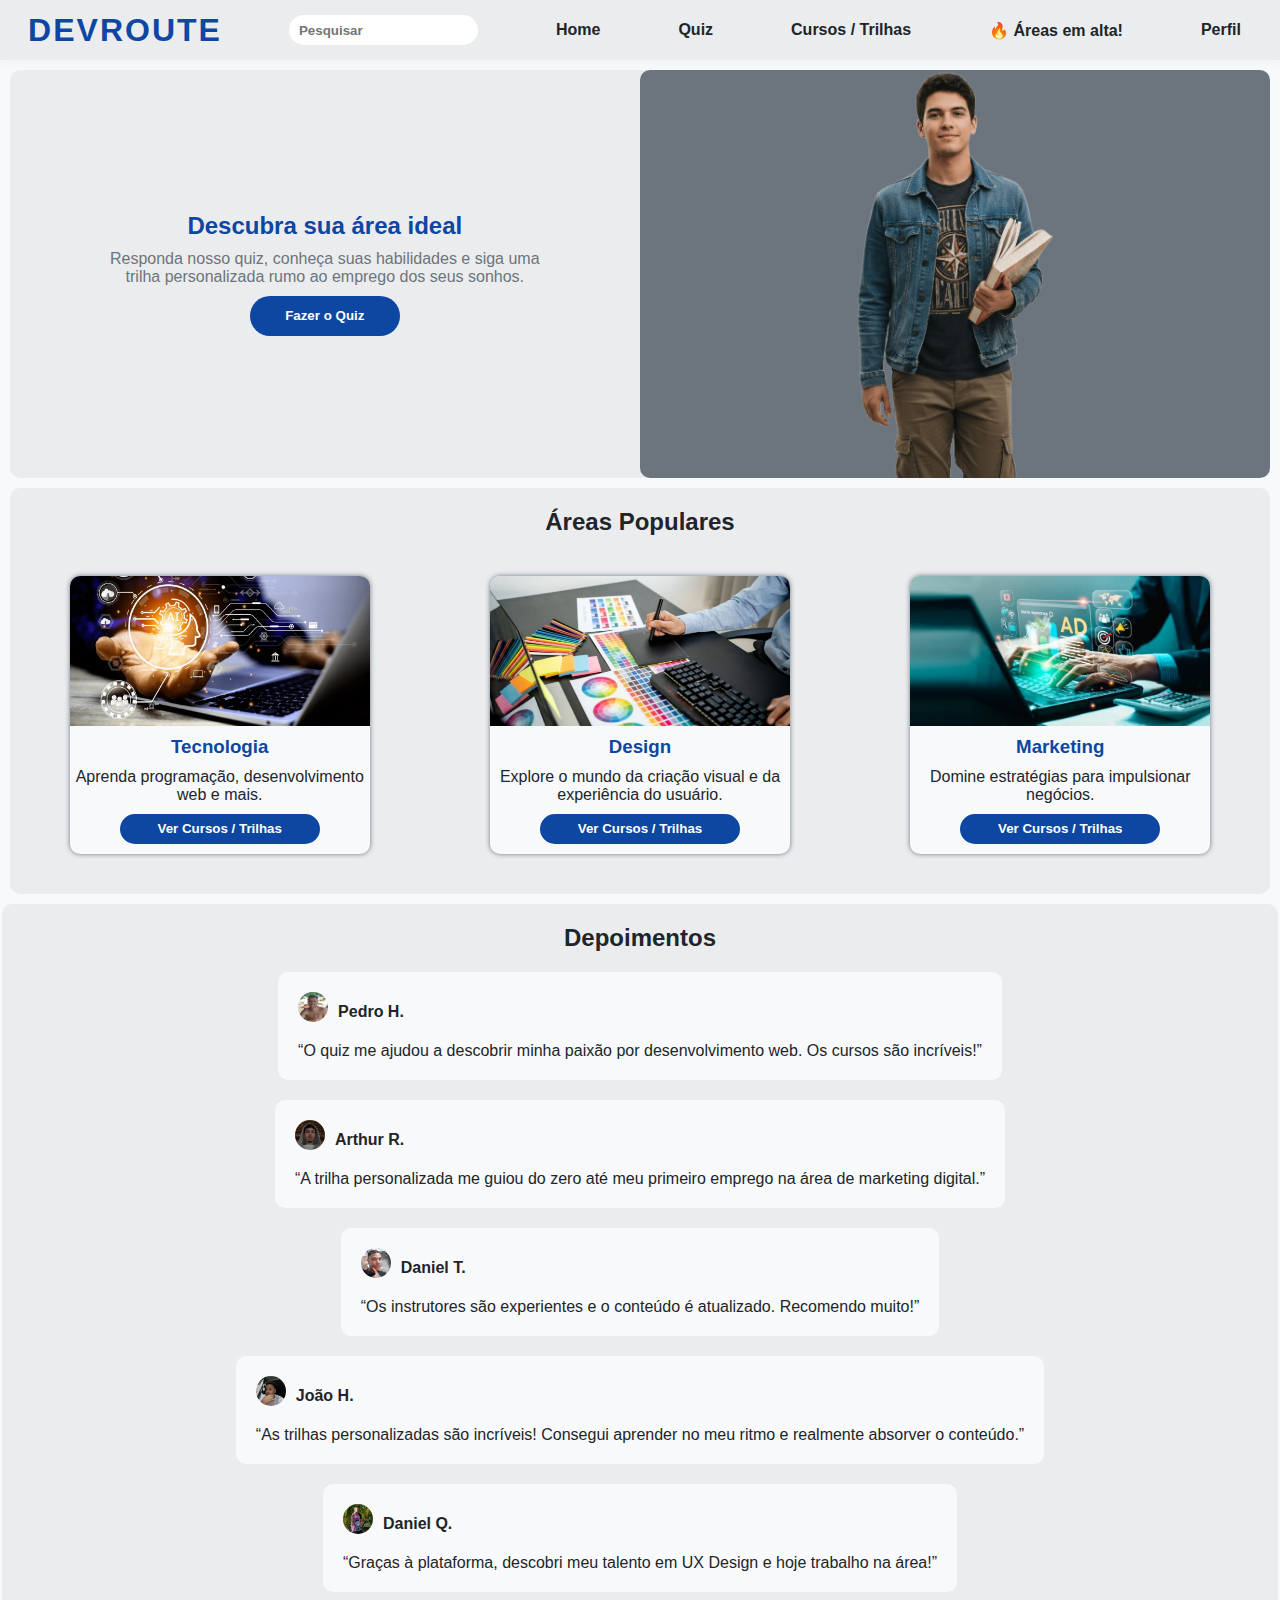
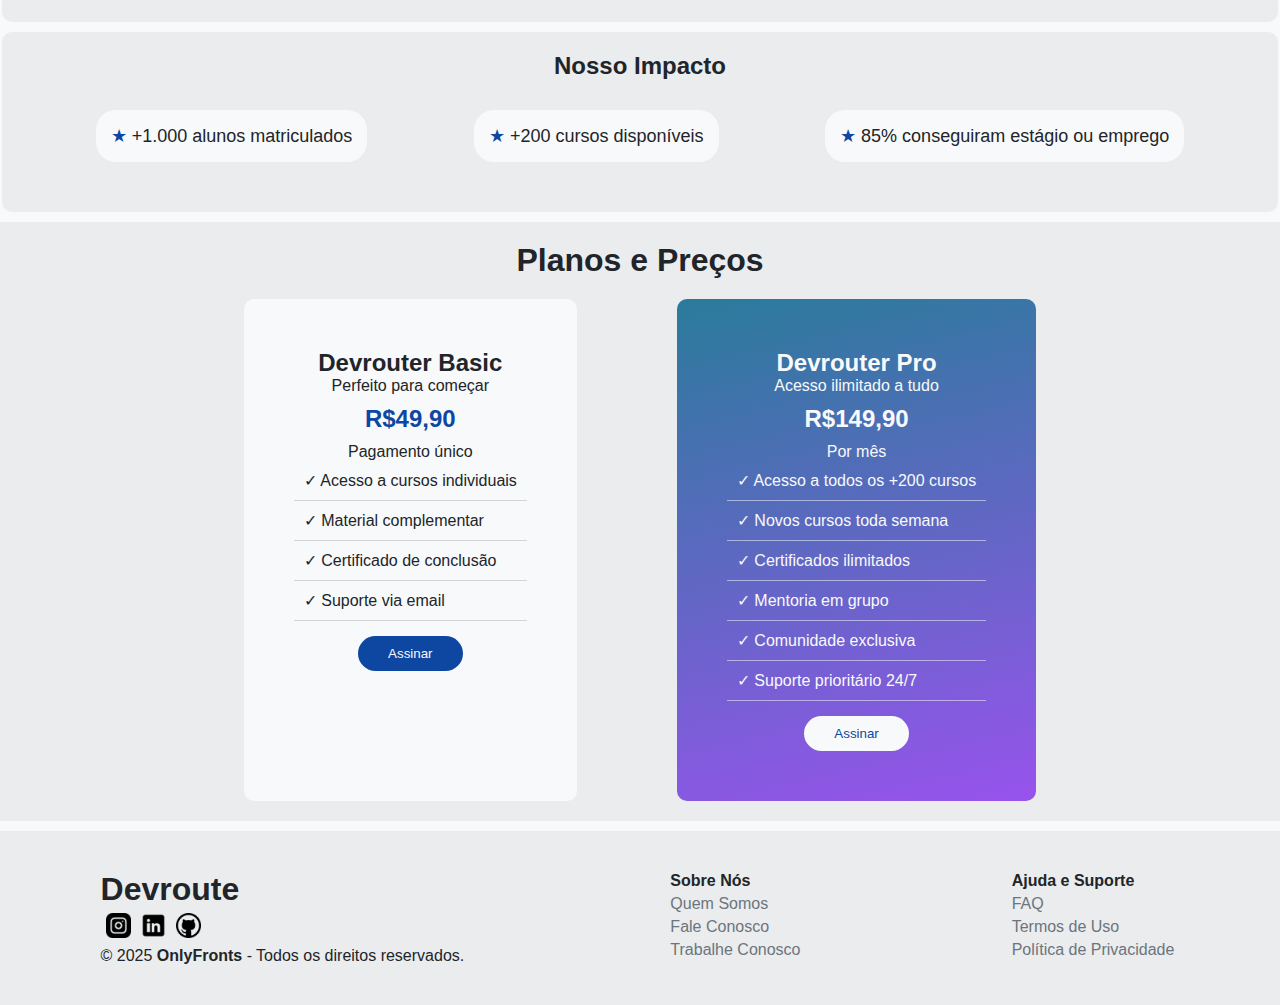
<file: Projeto-Onlyfronts-main/index.html>
<!DOCTYPE html>
<html lang="pt-br">

<head>
    <meta charset="UTF-8" />
    <meta name="viewport" content="width=device-width, initial-scale=1.0" />
    <link rel="stylesheet" href="css/style.css" />
    <title>Inicio</title>
</head>

<body>
    <header>
        <nav class="nav-bar">
            <a href="index.html">
                <h1 class="logo">Devroute</h1>
            </a>
            <div class="mobile-menu">
                <div class="line1"></div>
                <div class="line2"></div>
                <div class="line3"></div>
            </div>
            <ul class="ul-nav">
                <li class="li-nav">
                    <input type="text" placeholder="Pesquisar" />
                </li>
                <li class="li-nav">
                    <a href="index.html">
                        <h4>Home</h4>
                    </a>
                </li>
                <li class="li-nav">
                    <a href="quiz.html">
                        <h4>Quiz</h4>
                    </a>
                </li>
                <li class="li-nav">
                    <a href="cursos-trilhas.html">
                        <h4>Cursos / Trilhas</h4>
                    </a>
                </li>
                <li class="li-nav">
                    <a href="areas-em-alta.html">
                        <h4>🔥 Áreas em alta!</h4>
                    </a>
                </li>
                <li class="li-nav perfil-dropdown-hover">
                    <a href="perfil.html" class="perfil-link">
                        <h4>Perfil</h4>
                    </a>
                    <div class="dropdown-menu-hover">
                        <a href="login.html">Login</a>
                        <a href="cadastro.html">Cadastro</a>
                    </div>
                </li>
            </ul>
        </nav>
    </header>
    <main id="main-index">
        <section class="descubra-area">
            <div class="area-infos">
                <h2>Descubra sua área ideal</h2>
                <p>
                    Responda nosso quiz, conheça suas habilidades e siga uma
                    trilha personalizada rumo ao emprego dos seus sonhos.
                </p>
                <a href="quiz.html"><button>Fazer o Quiz</button></a>
            </div>
            <div class="area-img">
                <img src="img/pessoa.png" alt="pessoa com um livro de baixo do braço, olhando para frente" />
            </div>
        </section>
        <section class="areas-populares">
            <h2>Áreas Populares</h2>
            <article class="card-areas">
                <img src="img/tecnologia.png" alt="" />
                <h3>Tecnologia</h3>
                <p>Aprenda programação, desenvolvimento web e mais.</p>
                <a href="cursos-trilhas.html"><button>Ver Cursos / Trilhas</button></a>
            </article>
            <article class="card-areas">
                <img src="img/design.png" alt="" />
                <h3>Design</h3>
                <p>
                    Explore o mundo da criação visual e da experiência do
                    usuário.
                </p>
                <a href="cursos-trilhas.html"><button>Ver Cursos / Trilhas</button></a>
            </article>
            <article class="card-areas">
                <img src="img/marketing.jpg" alt="" />
                <h3>Marketing</h3>
                <p>Domine estratégias para impulsionar negócios.</p>
                <a href="cursos-trilhas.html"><button>Ver Cursos / Trilhas</button></a>
            </article>
        </section>
        <section class="feedback-section">
            <h2>Depoimentos</h2>
            <div class="feedback-card-section">
                <article class="feedback-card">
                    <div class="feedback-card-header">
                        <img class="profile-pic" src="img/profiles/pedro.png" alt="" />
                        <h4>Pedro H.</h4>
                    </div>
                    <blockquote>
                        “O quiz me ajudou a descobrir minha paixão por
                        desenvolvimento web. Os cursos são incríveis!”
                    </blockquote>
                </article>
                <article class="feedback-card">
                    <div class="feedback-card-header">
                        <img class="profile-pic" src="img/profiles/arthur.png" alt="" />
                        <h4>Arthur R.</h4>
                    </div>
                    <blockquote>
                        “A trilha personalizada me guiou do zero até meu
                        primeiro emprego na área de marketing digital.”
                    </blockquote>
                </article>
                <article class="feedback-card">
                    <div class="feedback-card-header">
                        <img class="profile-pic" src="img/profiles/daniel.png" alt="" />
                        <h4>Daniel T.</h4>
                    </div>
                    <blockquote>
                        “Os instrutores são experientes e o conteúdo é
                        atualizado. Recomendo muito!”
                    </blockquote>
                </article>
                <article class="feedback-card">
                    <div class="feedback-card-header">
                        <img class="profile-pic" src="img/profiles/joao.png" alt="" />
                        <h4>João H.</h4>
                    </div>
                    <blockquote>
                        “As trilhas personalizadas são incríveis! Consegui
                        aprender no meu ritmo e realmente absorver o
                        conteúdo.”
                    </blockquote>
                </article>
                <article class="feedback-card">
                    <div class="feedback-card-header">
                        <img class="profile-pic" src="img/profiles/quintiliano.png" alt="" />
                        <h4>Daniel Q.</h4>
                    </div>
                    <blockquote>
                        “Graças à plataforma, descobri meu talento em UX
                        Design e hoje trabalho na área!”
                    </blockquote>
                </article>
            </div>
        </section>
        <section class="impact-section">
            <h2>Nosso Impacto</h2>
            <ul>
                <li>+1.000 alunos matriculados</li>
                <li>+200 cursos disponíveis</li>
                <li>85% conseguiram estágio ou emprego</li>
            </ul>
        </section>
        <section class="payment-section">
            <h1>Planos e Preços</h1>
            <div class="payment-menu">
                <article class="payment-card-basic">
                    <h2>Devrouter Basic</h2>
                    <p>Perfeito para começar</p>
                    <p class="price-basic">R$49,90</p>
                    <p>Pagamento único</p>
                    <ul class="benefits">
                        <li>Acesso a cursos individuais</li>
                        <li>Material complementar</li>
                        <li>Certificado de conclusão</li>
                        <li>Suporte via email</li>
                    </ul>
                    <a href="pagamento.html">
                        <button class="btn-basic">Assinar</button>
                    </a>
                </article>
                <article class="payment-card-premium">
                    <h2>Devrouter Pro</h2>
                    <p>Acesso ilimitado a tudo</p>
                    <p class="price-premium">R$149,90</p>
                    <p>Por mês</p>
                    <ul class="benefits">
                        <li>Acesso a todos os +200 cursos</li>
                        <li>Novos cursos toda semana</li>
                        <li>Certificados ilimitados</li>
                        <li>Mentoria em grupo</li>
                        <li>Comunidade exclusiva</li>
                        <li>Suporte prioritário 24/7</li>
                    </ul>
                    <a href="pagamento.html">
                        <button class="btn-premium">Assinar</button>
                    </a>
                </article>
            </div>
        </section>
    </main>
    <footer class="rodape">
        <section class="rodape-coluna">
            <h1>Devroute</h1>
            <ul class="icons-redes">
                <li>
                    <a href="#"><img src="img/instagram.png" alt="Logo da rede social Instagram" width="45px" /></a>
                </li>
                <li>
                    <a href="#"><img src="img/linkedin.png" alt="Logo da rede social LinkedIn" width="45px" /></a>
                </li>
                <li>
                    <a href="#"><img src="img/github.png" alt="Logo da rede social GitHub" width="50px" /></a>
                </li>
            </ul>
            <p>
                &copy; 2025 <strong>OnlyFronts</strong> - Todos os direitos
                reservados.
            </p>
        </section>
        <section class="rodape-coluna">
            <h4>Sobre Nós</h4>
            <ul>
                <li><a href="contato.html">Quem Somos</a></li>
                <li><a href="contato.html">Fale Conosco</a></li>
                <li><a href="contato.html">Trabalhe Conosco</a></li>
            </ul>
        </section>
        <section class="rodape-coluna">
            <h4>Ajuda e Suporte</h4>
            <ul>
                <li><a href="#">FAQ</a></li>
                <li><a href="#">Termos de Uso</a></li>
                <li><a href="#">Política de Privacidade</a></li>
            </ul>
        </section>
    </footer>
    <script src="js/mobile-nav.js"></script>
</body>

</html>
</file>
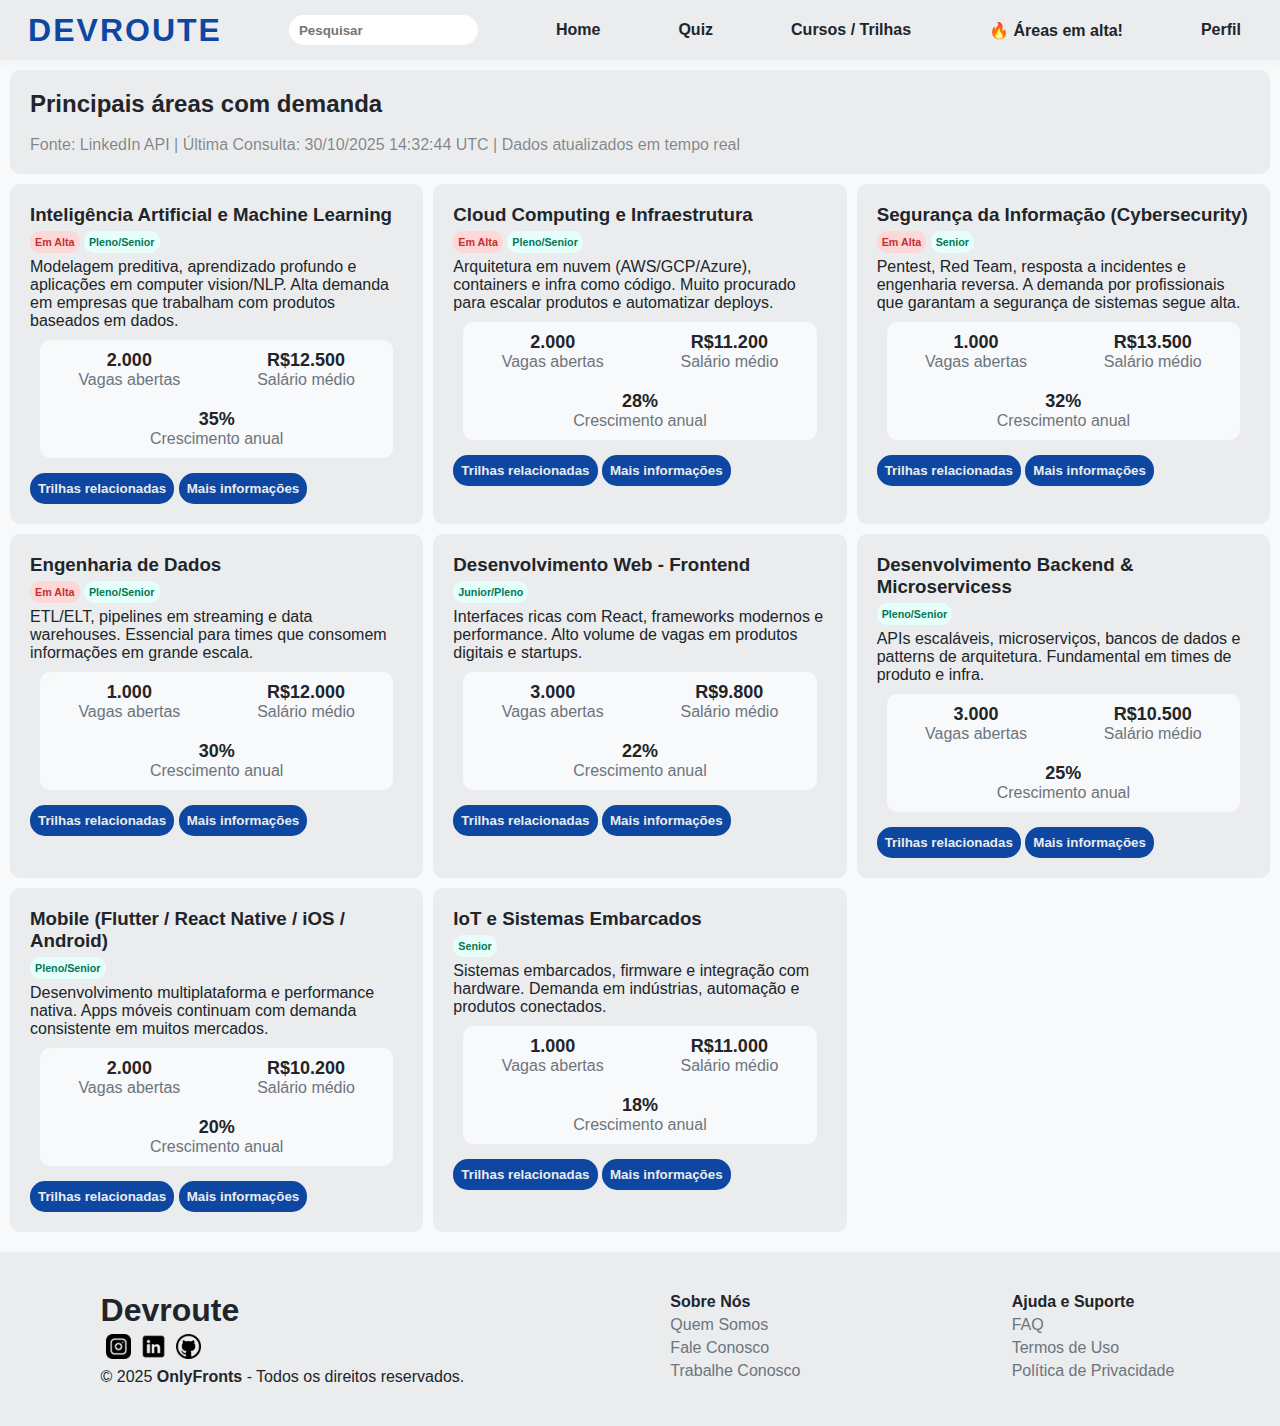
<file: Projeto-Onlyfronts-main/areas-em-alta.html>
<!DOCTYPE html>
<html lang="pt-br">
    <head>
        <meta charset="UTF-8" />
        <meta name="viewport" content="width=device-width, initial-scale=1.0" />
        <link rel="stylesheet" href="css/style.css" />
        <title>Document</title>
    </head>

    <body>
        <header>
            <nav class="nav-bar">
                <a href="index.html">
                    <h1 class="logo">Devroute</h1>
                </a>
                <div class="mobile-menu">
                    <div class="line1"></div>
                    <div class="line2"></div>
                    <div class="line3"></div>
                </div>
                <ul class="ul-nav">
                    <li class="li-nav">
                        <input type="text" placeholder="Pesquisar" />
                    </li>
                    <li class="li-nav">
                        <a href="index.html">
                            <h4>Home</h4>
                        </a>
                    </li>
                    <li class="li-nav">
                        <a href="quiz.html">
                            <h4>Quiz</h4>
                        </a>
                    </li>
                    <li class="li-nav">
                        <a href="cursos-trilhas.html">
                            <h4>Cursos / Trilhas</h4>
                        </a>
                    </li>
                    <li class="li-nav">
                        <a href="areas-em-alta.html">
                            <h4>🔥 Áreas em alta!</h4>
                        </a>
                    </li>
                    <li class="li-nav perfil-dropdown-hover">
                        <a href="perfil.html" class="perfil-link">
                            <h4>Perfil</h4>
                        </a>
                        <div class="dropdown-menu-hover">
                            <a href="login.html">Login</a>
                            <a href="cadastro.html">Cadastro</a>
                        </div>
                    </li>
                </ul>
            </nav>
        </header>
        <main class="metric-module">
            <section class="api-info">
                <h2>Principais áreas com demanda</h2>
                <!-- essa data viria da api ficticia do linkedin -->
                <br />
                <p>
                    Fonte: LinkedIn API | Última Consulta: 30/10/2025 14:32:44
                    UTC | Dados atualizados em tempo real
                </p>
            </section>
            <section class="api-listing">
                <!-- areas aleatorias pra exemplo -->
                <div class="api-card">
                    <h3>Inteligência Artificial e Machine Learning</h3>
                    <h6 class="trending-tag">Em Alta</h6>
                    <h6 class="level-tag">Pleno/Senior</h6>
                    <p>
                        Modelagem preditiva, aprendizado profundo e aplicações
                        em computer vision/NLP. Alta demanda em empresas que
                        trabalham com produtos baseados em dados.
                    </p>
                    <ul class="metrics-grid">
                        <li class="metric">
                            <span class="metric-value">2.000</span>
                            <span class="metric-label">Vagas abertas</span>
                        </li>
                        <li class="metric">
                            <span class="metric-value">R$12.500</span>
                            <span class="metric-label">Salário médio</span>
                        </li>
                        <li class="metric">
                            <span class="metric-value">35%</span>
                            <span class="metric-label">Crescimento anual</span>
                        </li>
                    </ul>
                    <section class="api-options">
                        <button class="api-button" href="">
                            Trilhas relacionadas
                        </button>
                        <button class="api-button" href="">
                            Mais informações
                        </button>
                    </section>
                </div>
                <div class="api-card">
                    <h3>Cloud Computing e Infraestrutura</h3>
                    <h6 class="trending-tag">Em Alta</h6>
                    <h6 class="level-tag">Pleno/Senior</h6>
                    <p>
                        Arquitetura em nuvem (AWS/GCP/Azure), containers e infra
                        como código. Muito procurado para escalar produtos e
                        automatizar deploys.
                    </p>
                    <ul class="metrics-grid">
                        <li class="metric">
                            <span class="metric-value">2.000</span>
                            <span class="metric-label">Vagas abertas</span>
                        </li>
                        <li class="metric">
                            <span class="metric-value">R$11.200</span>
                            <span class="metric-label">Salário médio</span>
                        </li>
                        <li class="metric">
                            <span class="metric-value">28%</span>
                            <span class="metric-label">Crescimento anual</span>
                        </li>
                    </ul>
                    <section class="api-options">
                        <button class="api-button" href="">
                            Trilhas relacionadas
                        </button>
                        <button class="api-button" href="">
                            Mais informações
                        </button>
                    </section>
                </div>

                <div class="api-card">
                    <h3>Segurança da Informação (Cybersecurity)</h3>
                    <h6 class="trending-tag">Em Alta</h6>
                    <h6 class="level-tag">Senior</h6>
                    <p>
                        Pentest, Red Team, resposta a incidentes e engenharia
                        reversa. A demanda por profissionais que garantam a
                        segurança de sistemas segue alta.
                    </p>
                    <ul class="metrics-grid">
                        <li class="metric">
                            <span class="metric-value">1.000</span>
                            <span class="metric-label">Vagas abertas</span>
                        </li>
                        <li class="metric">
                            <span class="metric-value">R$13.500</span>
                            <span class="metric-label">Salário médio</span>
                        </li>
                        <li class="metric">
                            <span class="metric-value">32%</span>
                            <span class="metric-label">Crescimento anual</span>
                        </li>
                    </ul>
                    <section class="api-options">
                        <button class="api-button" href="">
                            Trilhas relacionadas
                        </button>
                        <button class="api-button" href="">
                            Mais informações
                        </button>
                    </section>
                </div>

                <div class="api-card">
                    <h3>Engenharia de Dados</h3>
                    <h6 class="trending-tag">Em Alta</h6>
                    <h6 class="level-tag">Pleno/Senior</h6>
                    <p>
                        ETL/ELT, pipelines em streaming e data warehouses.
                        Essencial para times que consomem informações em grande
                        escala.
                    </p>
                    <ul class="metrics-grid">
                        <li class="metric">
                            <span class="metric-value">1.000</span>
                            <span class="metric-label">Vagas abertas</span>
                        </li>
                        <li class="metric">
                            <span class="metric-value">R$12.000</span>
                            <span class="metric-label">Salário médio</span>
                        </li>
                        <li class="metric">
                            <span class="metric-value">30%</span>
                            <span class="metric-label">Crescimento anual</span>
                        </li>
                    </ul>
                    <section class="api-options">
                        <button class="api-button" href="">
                            Trilhas relacionadas
                        </button>
                        <button class="api-button" href="">
                            Mais informações
                        </button>
                    </section>
                </div>
                <div class="api-card">
                    <h3>Desenvolvimento Web - Frontend</h3>
                    <h6 class="level-tag">Junior/Pleno</h6>
                    <p>
                        Interfaces ricas com React, frameworks modernos e
                        performance. Alto volume de vagas em produtos digitais e
                        startups.
                    </p>
                    <ul class="metrics-grid">
                        <li class="metric">
                            <span class="metric-value">3.000</span>
                            <span class="metric-label">Vagas abertas</span>
                        </li>
                        <li class="metric">
                            <span class="metric-value">R$9.800</span>
                            <span class="metric-label">Salário médio</span>
                        </li>
                        <li class="metric">
                            <span class="metric-value">22%</span>
                            <span class="metric-label">Crescimento anual</span>
                        </li>
                    </ul>
                    <section class="api-options">
                        <button class="api-button" href="">
                            Trilhas relacionadas
                        </button>
                        <button class="api-button" href="">
                            Mais informações
                        </button>
                    </section>
                </div>
                <div class="api-card">
                    <h3>Desenvolvimento Backend & Microservicess</h3>
                    <h6 class="level-tag">Pleno/Senior</h6>
                    <p>
                        APIs escaláveis, microserviços, bancos de dados e
                        patterns de arquitetura. Fundamental em times de produto
                        e infra.
                    </p>
                    <ul class="metrics-grid">
                        <li class="metric">
                            <span class="metric-value">3.000</span>
                            <span class="metric-label">Vagas abertas</span>
                        </li>
                        <li class="metric">
                            <span class="metric-value">R$10.500</span>
                            <span class="metric-label">Salário médio</span>
                        </li>
                        <li class="metric">
                            <span class="metric-value">25%</span>
                            <span class="metric-label">Crescimento anual</span>
                        </li>
                    </ul>
                    <section class="api-options">
                        <button class="api-button" href="">
                            Trilhas relacionadas
                        </button>
                        <button class="api-button" href="">
                            Mais informações
                        </button>
                    </section>
                </div>
                <div class="api-card">
                    <h3>Mobile (Flutter / React Native / iOS / Android)</h3>
                    <h6 class="level-tag">Pleno/Senior</h6>
                    <p>
                        Desenvolvimento multiplataforma e performance nativa.
                        Apps móveis continuam com demanda consistente em muitos
                        mercados.
                    </p>
                    <ul class="metrics-grid">
                        <li class="metric">
                            <span class="metric-value">2.000</span>
                            <span class="metric-label">Vagas abertas</span>
                        </li>
                        <li class="metric">
                            <span class="metric-value">R$10.200</span>
                            <span class="metric-label">Salário médio</span>
                        </li>
                        <li class="metric">
                            <span class="metric-value">20%</span>
                            <span class="metric-label">Crescimento anual</span>
                        </li>
                    </ul>
                    <section class="api-options">
                        <button class="api-button" href="">
                            Trilhas relacionadas
                        </button>
                        <button class="api-button" href="">
                            Mais informações
                        </button>
                    </section>
                </div>
                <div class="api-card">
                    <h3>IoT e Sistemas Embarcados</h3>
                    <h6 class="level-tag">Senior</h6>
                    <p>
                        Sistemas embarcados, firmware e integração com hardware.
                        Demanda em indústrias, automação e produtos conectados.
                    </p>
                    <ul class="metrics-grid">
                        <li class="metric">
                            <span class="metric-value">1.000</span>
                            <span class="metric-label">Vagas abertas</span>
                        </li>
                        <li class="metric">
                            <span class="metric-value">R$11.000</span>
                            <span class="metric-label">Salário médio</span>
                        </li>
                        <li class="metric">
                            <span class="metric-value">18%</span>
                            <span class="metric-label">Crescimento anual</span>
                        </li>
                    </ul>
                    <section class="api-options">
                        <button class="api-button" href="">
                            Trilhas relacionadas
                        </button>
                        <button class="api-button" href="">
                            Mais informações
                        </button>
                    </section>
                </div>
            </section>
        </main>
        <footer class="rodape">
            <section class="rodape-coluna">
                <h1>Devroute</h1>
                <ul class="icons-redes">
                    <li>
                        <a href="#"
                            ><img
                                src="img/instagram.png"
                                alt="Logo da rede social Instagram"
                                width="45px"
                        /></a>
                    </li>
                    <li>
                        <a href="#"
                            ><img
                                src="img/linkedin.png"
                                alt="Logo da rede social LinkedIn"
                                width="45px"
                        /></a>
                    </li>
                    <li>
                        <a href="#"
                            ><img
                                src="img/github.png"
                                alt="Logo da rede social GitHub"
                                width="50px"
                        /></a>
                    </li>
                </ul>
                <p>
                    &copy; 2025 <strong>OnlyFronts</strong> - Todos os direitos
                    reservados.
                </p>
            </section>
            <section class="rodape-coluna">
                <h4>Sobre Nós</h4>
                <ul>
                    <li><a href="contato.html">Quem Somos</a></li>
                    <li><a href="contato.html">Fale Conosco</a></li>
                    <li><a href="contato.html">Trabalhe Conosco</a></li>
                </ul>
            </section>
            <section class="rodape-coluna">
                <h4>Ajuda e Suporte</h4>
                <ul>
                    <li><a href="#">FAQ</a></li>
                    <li><a href="#">Termos de Uso</a></li>
                    <li><a href="#">Política de Privacidade</a></li>
                </ul>
            </section>
        </footer>
        <script src="js/mobile-nav.js"></script>
    </body>
</html>
</file>
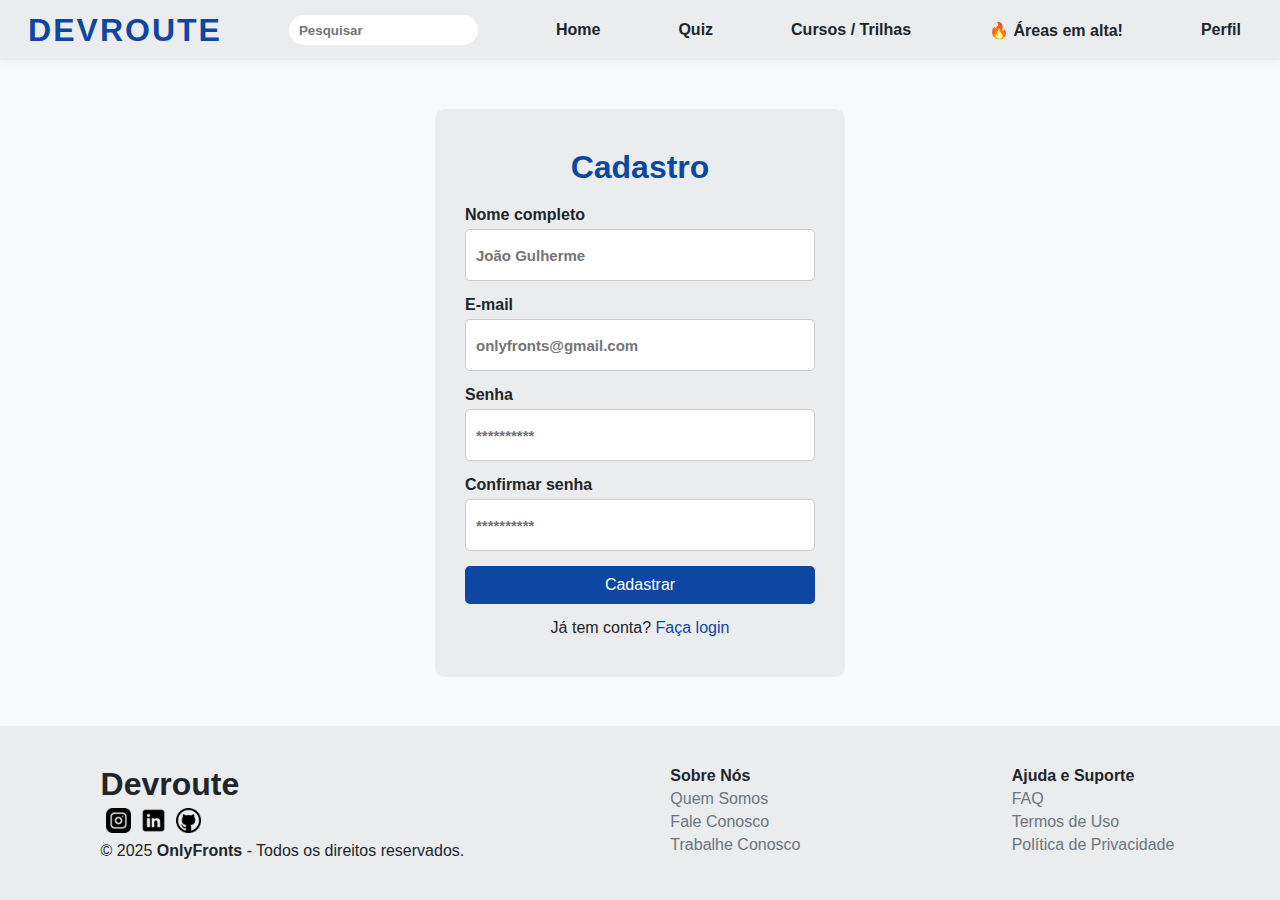
<file: Projeto-Onlyfronts-main/cadastro.html>
<!DOCTYPE html>
<html lang="pt-br">

<head>
    <meta charset="UTF-8" />
    <meta name="viewport" content="width=device-width, initial-scale=1.0" />
    <link rel="stylesheet" href="css/style.css" />
    <title>Meu perfil</title>
</head>

<body>
    <header>
        <nav class="nav-bar">
            <a href="index.html">
                <h1 class="logo">Devroute</h1>
            </a>
            <div class="mobile-menu">
                <div class="line1"></div>
                <div class="line2"></div>
                <div class="line3"></div>
            </div>
            <ul class="ul-nav">
                <li class="li-nav">
                    <input type="text" placeholder="Pesquisar" />
                </li>
                <li class="li-nav">
                    <a href="index.html">
                        <h4>Home</h4>
                    </a>
                </li>
                <li class="li-nav">
                    <a href="quiz.html">
                        <h4>Quiz</h4>
                    </a>
                </li>
                <li class="li-nav">
                    <a href="cursos-trilhas.html">
                        <h4>Cursos / Trilhas</h4>
                    </a>
                </li>
                <li class="li-nav">
                    <a href="areas-em-alta.html">
                        <h4>🔥 Áreas em alta!</h4>
                    </a>
                </li>
                <li class="li-nav perfil-dropdown-hover">
                    <a href="perfil.html" class="perfil-link">
                        <h4>Perfil</h4>
                    </a>
                    <div class="dropdown-menu-hover">
                        <a href="login.html">Login</a>
                        <a href="cadastro.html">Cadastro</a>
                    </div>
                </li>
            </ul>
        </nav>
    </header>
    <main class="main-cadastro">
        <div class="container">
            <h1>Cadastro</h1>
            <form action="perfil.html" class="dados-cad">
                <label for="nome" class="dados-pessoais">Nome completo</label>
                <input type="text" class="dados-user" placeholder="João Gulherme" id="nome" name="nome" required>

                <label for="email" class="dados-pessoais">E-mail</label>
                <input type="email" class="dados-user" placeholder="onlyfronts@gmail.com" id="email" name="email"
                    required>

                <label for="senha" class="dados-pessoais">Senha</label>
                <input type="password" class="dados-user" placeholder="**********" id="senha" name="senha" required>

                <label for="confirmar" class="dados-pessoais">Confirmar senha</label>
                <input type="password" class="dados-user" placeholder="**********" id="confirmar" name="confirmar"
                    required>

                <button type="submit" class="botão-cad">Cadastrar</button>
            </form>
            <p class="login">Já tem conta? <a href="login.html">Faça login</a></p>
            </form>
        </div>
    </main>
    <footer class="rodape">
        <section class="rodape-coluna">
            <h1>Devroute</h1>
            <ul class="icons-redes">
                <li>
                    <a href="#"><img src="img/instagram.png" alt="Logo da rede social Instagram" width="45px" /></a>
                </li>
                <li>
                    <a href="#"><img src="img/linkedin.png" alt="Logo da rede social LinkedIn" width="45px" /></a>
                </li>
                <li>
                    <a href="#"><img src="img/github.png" alt="Logo da rede social GitHub" width="50px" /></a>
                </li>
            </ul>
            <p>
                &copy; 2025 <strong>OnlyFronts</strong> - Todos os direitos
                reservados.
            </p>
        </section>
        <section class="rodape-coluna">
            <h4>Sobre Nós</h4>
            <ul>
                <li><a href="contato.html">Quem Somos</a></li>
                <li><a href="contato.html">Fale Conosco</a></li>
                <li><a href="contato.html">Trabalhe Conosco</a></li>
            </ul>
        </section>
        <section class="rodape-coluna">
            <h4>Ajuda e Suporte</h4>
            <ul>
                <li><a href="#">FAQ</a></li>
                <li><a href="#">Termos de Uso</a></li>
                <li><a href="#">Política de Privacidade</a></li>
            </ul>
        </section>
    </footer>
    <script src="js/mobile-nav.js"></script>
</body>

</html>
</file>
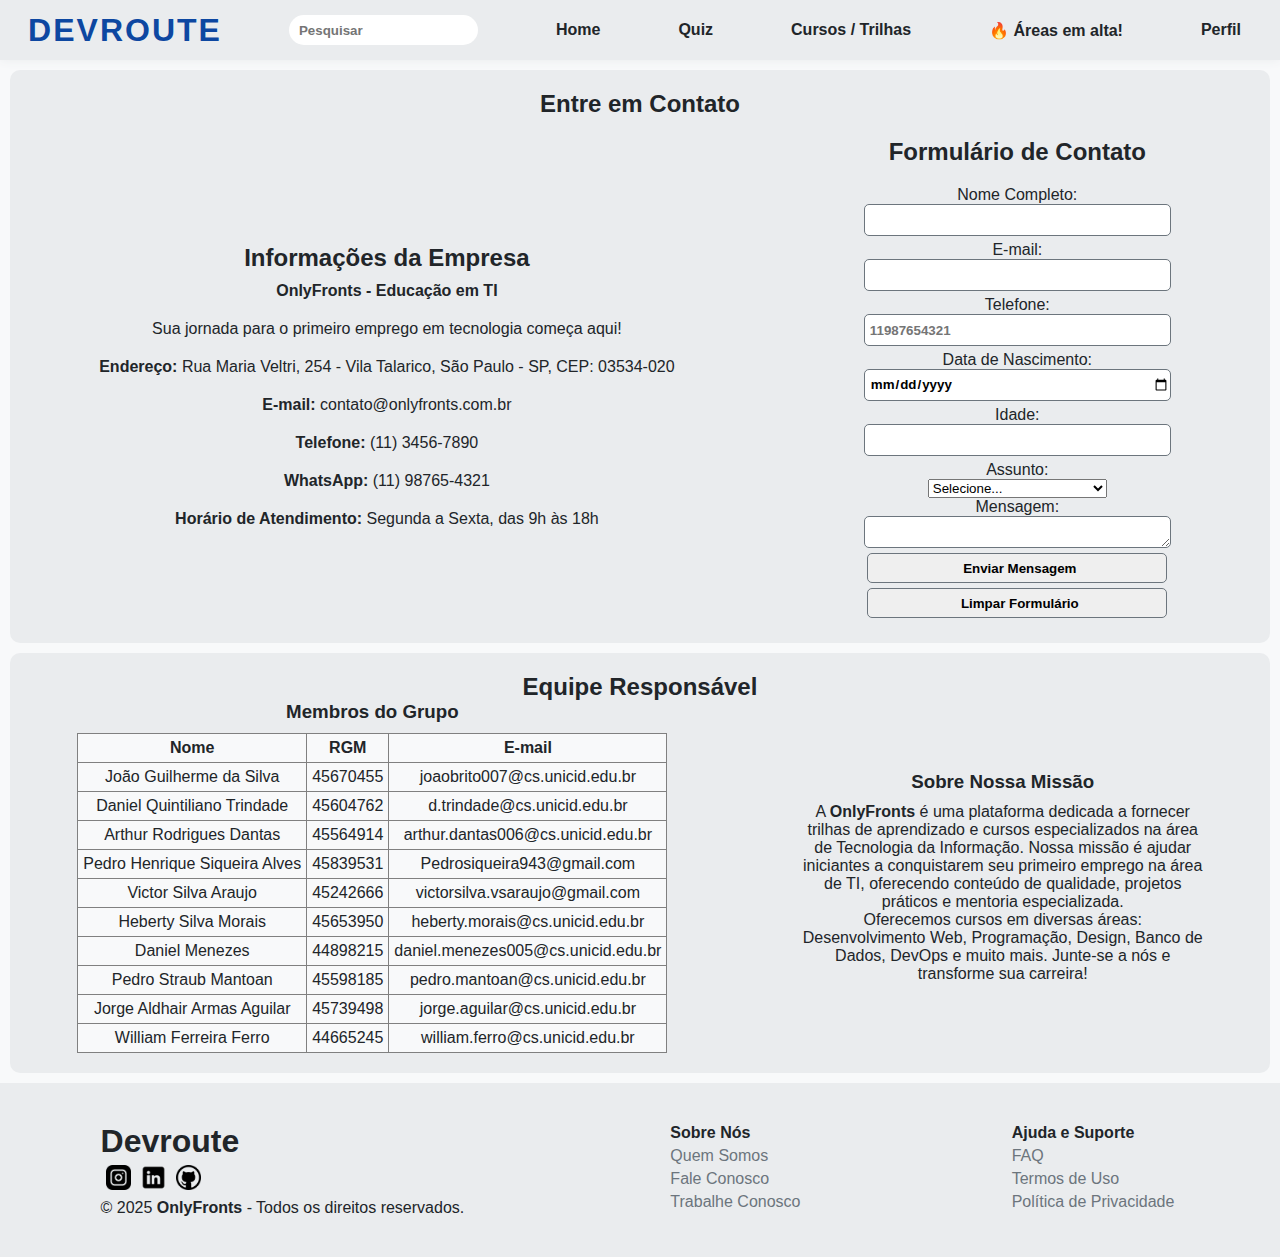
<file: Projeto-Onlyfronts-main/contato.html>
<!DOCTYPE html>
<html lang="pt-br">
  <head>
    <meta charset="UTF-8" />
    <meta name="viewport" content="width=device-width, initial-scale=1.0" />
    <link rel="stylesheet" href="css/style.css" />
    <title>Contato - OnlyFronts</title>
  </head>

  <body>
    <header>
      <nav class="nav-bar">
        <a href="index.html">
          <h1 class="logo">Devroute</h1>
        </a>
        <div class="mobile-menu">
          <div class="line1"></div>
          <div class="line2"></div>
          <div class="line3"></div>
        </div>
        <ul class="ul-nav">
          <li class="li-nav">
            <input type="text" placeholder="Pesquisar" />
          </li>
          <li class="li-nav">
            <a href="index.html">
              <h4>Home</h4>
            </a>
          </li>
          <li class="li-nav">
            <a href="quiz.html">
              <h4>Quiz</h4>
            </a>
          </li>
          <li class="li-nav">
            <a href="cursos-trilhas.html">
              <h4>Cursos / Trilhas</h4>
            </a>
          </li>
          <li class="li-nav">
            <a href="areas-em-alta.html">
              <h4>🔥 Áreas em alta!</h4>
            </a>
          </li>
          <li class="li-nav perfil-dropdown-hover">
            <a href="perfil.html" class="perfil-link">
              <h4>Perfil</h4>
            </a>
            <div class="dropdown-menu-hover">
              <a href="login.html">Login</a>
              <a href="cadastro.html">Cadastro</a>
            </div>
          </li>
        </ul>
      </nav>
    </header>

    <main class="main-contato">
      <section class="container-contato">
        <h2>Entre em Contato</h2>
        <div class="card-infos">
          <h2>Informações da Empresa</h2>
          <p><strong>OnlyFronts - Educação em TI</strong></p>
          <p>Sua jornada para o primeiro emprego em tecnologia começa aqui!</p>

          <p>
            <strong>Endereço:</strong> Rua Maria Veltri, 254 - Vila Talarico,
            São Paulo - SP, CEP: 03534-020
          </p>
          <p><strong>E-mail:</strong> contato@onlyfronts.com.br</p>
          <p><strong>Telefone:</strong> (11) 3456-7890</p>
          <p><strong>WhatsApp:</strong> (11) 98765-4321</p>
          <p>
            <strong>Horário de Atendimento:</strong> Segunda a Sexta, das 9h às
            18h
          </p>
        </div>
        <div class="card-form-contato">
          <h2>Formulário de Contato</h2>
          <form action="#" method="post" class="form-contato">
            <label for="nome">Nome Completo:</label>
            <input type="text" id="nome" name="nome" size="40" required />

            <label for="email">E-mail:</label>
            <input type="email" id="email" name="email" size="40" required />

            <label for="telefone">Telefone:</label>
            <input
              type="tel"
              id="telefone"
              name="telefone"
              pattern="[0-9]{10,11}"
              placeholder="11987654321"
              required
            />

            <label for="data">Data de Nascimento:</label>
            <input type="date" id="data" name="data" required />

            <label for="idade">Idade:</label>
            <input
              type="number"
              id="idade"
              name="idade"
              min="14"
              max="100"
              required
            />

            <label for="assunto">Assunto:</label>
            <select id="assunto" name="assunto" required>
              <option value="">Selecione...</option>
              <option value="cursos">Informações sobre Cursos</option>
              <option value="trilhas">Trilhas de Aprendizado</option>
              <option value="suporte">Suporte Técnico</option>
              <option value="parceria">Parcerias</option>
              <option value="outro">Outro</option>
            </select>

            <label for="mensagem">Mensagem:</label>
            <textarea
              id="mensagem"
              name="mensagem"
              rows="6"
              cols="38"
              required
            ></textarea>

            <input type="submit" value="Enviar Mensagem" />
            <input type="reset" value="Limpar Formulário" />
          </form>
        </div>
      </section>
      <section class="container-missao-equipe">
        <h2>Equipe Responsável</h2>
        <div class="card-membros">
          <h3>Membros do Grupo</h3>
          <table border="1" cellpadding="10" cellspacing="5">
            <tr>
              <th>Nome</th>
              <th>RGM</th>
              <th>E-mail</th>
            </tr>
            <tr>
              <td>João Guilherme da Silva</td>
              <td>45670455</td>
              <td>joaobrito007@cs.unicid.edu.br</td>
            </tr>
            <tr>
              <td>Daniel Quintiliano Trindade</td>
              <td>45604762</td>
              <td>d.trindade@cs.unicid.edu.br</td>
            </tr>
            <tr>
              <td>Arthur Rodrigues Dantas</td>
              <td>45564914</td>
              <td>arthur.dantas006@cs.unicid.edu.br</td>
            </tr>
            <tr>
              <td>Pedro Henrique Siqueira Alves</td>
              <td>45839531</td>
              <td>Pedrosiqueira943@gmail.com</td>
            </tr>
            <tr>
              <td>Victor Silva Araujo</td>
              <td>45242666</td>
              <td>victorsilva.vsaraujo@gmail.com</td>
            </tr>
            <tr>
              <td>Heberty Silva Morais</td>
              <td>45653950</td>
              <td>heberty.morais@cs.unicid.edu.br</td>
            </tr>
            <tr>
              <td>Daniel Menezes</td>
              <td>44898215</td>
              <td>daniel.menezes005@cs.unicid.edu.br</td>
            </tr>
            <tr>
              <td>Pedro Straub Mantoan</td>
              <td>45598185</td>
              <td>pedro.mantoan@cs.unicid.edu.br</td>
            </tr>
            <tr>
              <td>Jorge Aldhair Armas Aguilar</td>
              <td>45739498</td>
              <td>jorge.aguilar@cs.unicid.edu.br</td>
            </tr>
            <tr>
              <td>William Ferreira Ferro</td>
              <td>44665245</td>
              <td>william.ferro@cs.unicid.edu.br</td>
            </tr>
          </table>
        </div>
        <div class="card-missao">
          <h3>Sobre Nossa Missão</h3>
          <p>
            A <strong>OnlyFronts</strong> é uma plataforma dedicada a fornecer
            trilhas de aprendizado e cursos especializados na área de Tecnologia
            da Informação. Nossa missão é ajudar iniciantes a conquistarem seu
            primeiro emprego na área de TI, oferecendo conteúdo de qualidade,
            projetos práticos e mentoria especializada.
          </p>
          <p>
            Oferecemos cursos em diversas áreas: Desenvolvimento Web,
            Programação, Design, Banco de Dados, DevOps e muito mais. Junte-se a
            nós e transforme sua carreira!
          </p>
        </div>
      </section>
    </main>
    <footer class="rodape">
      <section class="rodape-coluna">
        <h1>Devroute</h1>
        <ul class="icons-redes">
          <li>
            <a href="#"
              ><img
                src="img/instagram.png"
                alt="Logo da rede social Instagram"
                width="45px"
            /></a>
          </li>
          <li>
            <a href="#"
              ><img
                src="img/linkedin.png"
                alt="Logo da rede social LinkedIn"
                width="45px"
            /></a>
          </li>
          <li>
            <a href="#"
              ><img
                src="img/github.png"
                alt="Logo da rede social GitHub"
                width="50px"
            /></a>
          </li>
        </ul>
        <p>
          &copy; 2025 <strong>OnlyFronts</strong> - Todos os direitos
          reservados.
        </p>
      </section>
      <section class="rodape-coluna">
        <h4>Sobre Nós</h4>
        <ul>
          <li><a href="contato.html">Quem Somos</a></li>
          <li><a href="contato.html">Fale Conosco</a></li>
          <li><a href="contato.html">Trabalhe Conosco</a></li>
        </ul>
      </section>
      <section class="rodape-coluna">
        <h4>Ajuda e Suporte</h4>
        <ul>
          <li><a href="#">FAQ</a></li>
          <li><a href="#">Termos de Uso</a></li>
          <li><a href="#">Política de Privacidade</a></li>
        </ul>
      </section>
    </footer>
    <script src="js/mobile-nav.js"></script>
  </body>
</html>
</file>
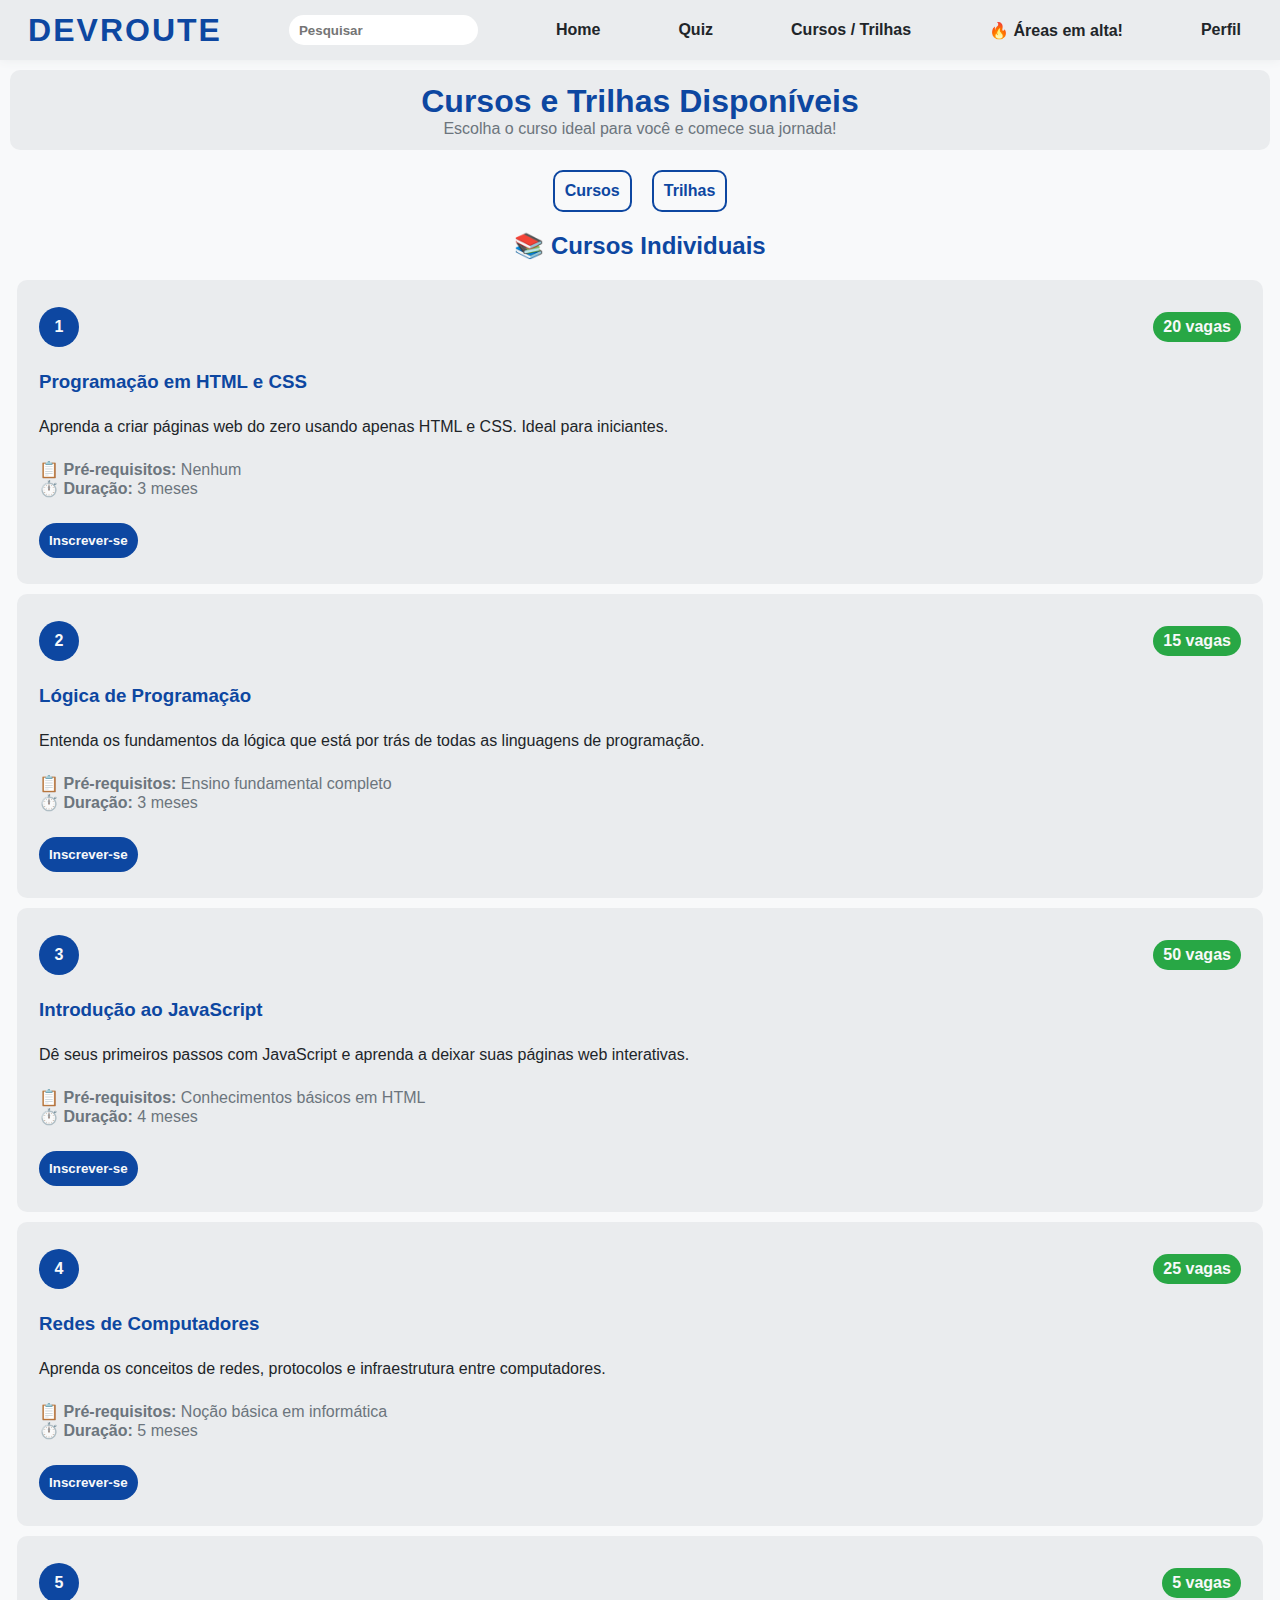
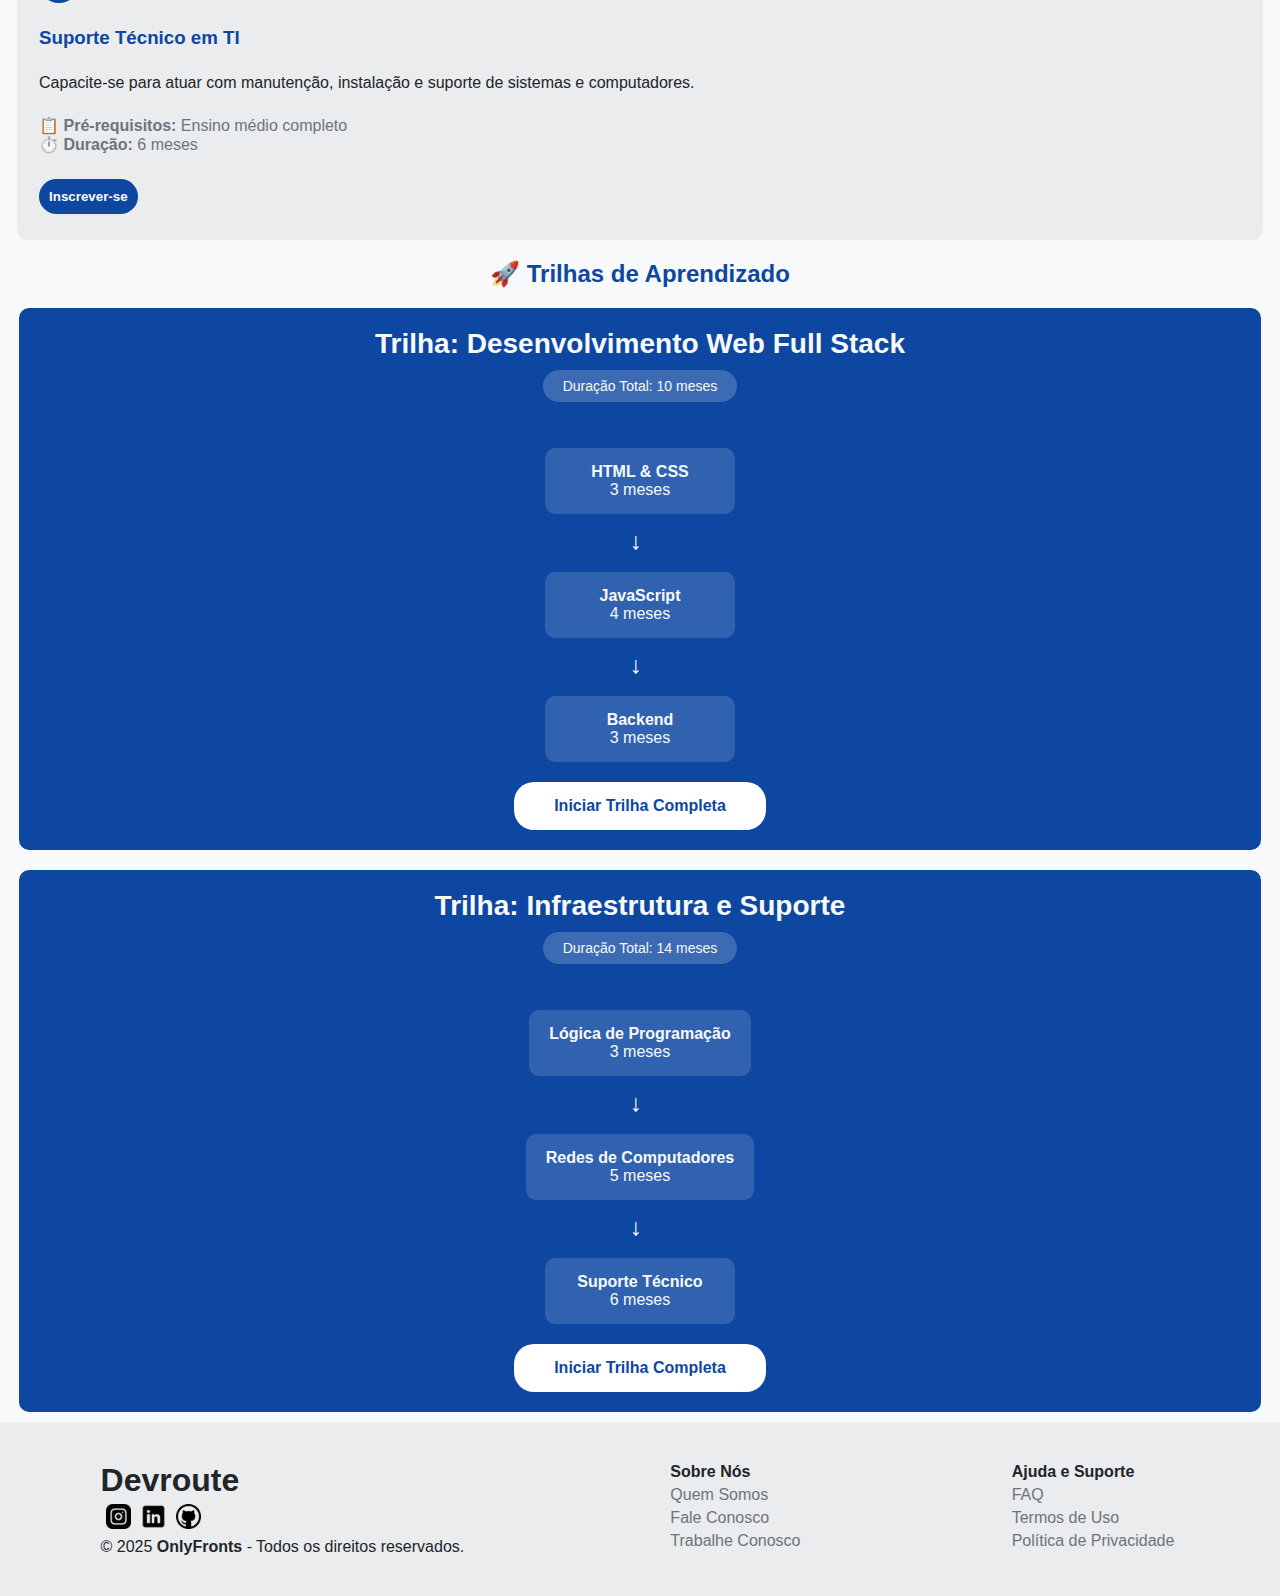
<file: Projeto-Onlyfronts-main/cursos-trilhas.html>
<!DOCTYPE html>
<html lang="pt-br">

<head>
    <meta charset="UTF-8">
    <meta name="viewport" content="width=device-width, initial-scale=1.0">
    <link rel="stylesheet" href="css/style.css">
    <title>Cursos da area de tecnologia</title>
</head>

<body>
    <header>
        <nav class="nav-bar">
                <a href="index.html">
                    <h1 class="logo">Devroute</h1>
                </a>
                <div class="mobile-menu">
                    <div class="line1"></div>
                    <div class="line2"></div>
                    <div class="line3"></div>
                </div>
                <ul class="ul-nav">
                    <li class="li-nav">
                        <input type="text" placeholder="Pesquisar" />
                    </li>
                    <li class="li-nav">
                        <a href="index.html">
                            <h4>Home</h4>
                        </a>
                    </li>
                    <li class="li-nav">
                        <a href="quiz.html">
                            <h4>Quiz</h4>
                        </a>
                    </li>
                    <li class="li-nav">
                        <a href="cursos-trilhas.html">
                            <h4>Cursos / Trilhas</h4>
                        </a>
                    </li>
                    <li class="li-nav">
                        <a href="areas-em-alta.html">
                            <h4>🔥 Áreas em alta!</h4>
                        </a>
                    </li>
                    <li class="li-nav perfil-dropdown-hover">
                        <a href="perfil.html" class="perfil-link">
                            <h4>Perfil</h4>
                        </a>
                        <div class="dropdown-menu-hover">
                            <a href="login.html">Login</a>
                            <a href="cadastro.html">Cadastro</a>
                        </div>
                    </li>
                </ul>
            </nav>
    </header>
    <main class="main-cursos-trilhas">
        <section class="barra-cursos">
            <h1>Cursos e Trilhas Disponíveis</h1>
            <p>Escolha o curso ideal para você e comece sua jornada!</p>
        </section>
        <div class="barra-filtro">
            <a href="#secao-cursos"><div>Cursos</div></a>
            <a href="#secao-trilhas"><div>Trilhas</div></a>
        </div>
        <section class="secao-cursos" id="secao-cursos">
            <h2>📚 Cursos Individuais</h2>
            <div class="container-cursos">
                <article class="card-curso">
                    <div class="card-curso-header">
                        <div class="curso-numero">1</div>
                        <span class="curso-vagas">20 vagas</span>
                    </div>
                    <h3>Programação em HTML e CSS</h3>
                    <p class="card-curso-descricao">
                        Aprenda a criar páginas web do zero usando apenas HTML e CSS. Ideal para iniciantes.
                    </p>
                    <div class="card-curso-info">
                        <div class="info-item">
                            <span class="info-icon">📋</span>
                            <span><strong>Pré-requisitos:</strong> Nenhum</span>
                        </div>
                        <div class="info-item">
                            <span class="info-icon">⏱️</span>
                            <span><strong>Duração:</strong> 3 meses</span>
                        </div>
                    </div>
                    <div class="card-curso-footer">
                        <button class="btn-inscrever">Inscrever-se</button>
                    </div>
                </article>
                <article class="card-curso">
                    <div class="card-curso-header">
                        <div class="curso-numero">2</div>
                        <span class="curso-vagas">15 vagas</span>
                    </div>
                    <h3>Lógica de Programação</h3>
                    <p class="card-curso-descricao">
                        Entenda os fundamentos da lógica que está por trás de todas as linguagens de programação.
                    </p>
                    <div class="card-curso-info">
                        <div class="info-item">
                            <span class="info-icon">📋</span>
                            <span><strong>Pré-requisitos:</strong> Ensino fundamental completo</span>
                        </div>
                        <div class="info-item">
                            <span class="info-icon">⏱️</span>
                            <span><strong>Duração:</strong> 3 meses</span>
                        </div>
                    </div>
                    <div class="card-curso-footer">
                        <button class="btn-inscrever">Inscrever-se</button>
                    </div>
                </article>
                <article class="card-curso">
                    <div class="card-curso-header">
                        <div class="curso-numero">3</div>
                        <span class="curso-vagas">50 vagas</span>
                    </div>
                    <h3>Introdução ao JavaScript</h3>
                    <p class="card-curso-descricao">
                        Dê seus primeiros passos com JavaScript e aprenda a deixar suas páginas web interativas.
                    </p>
                    <div class="card-curso-info">
                        <div class="info-item">
                            <span class="info-icon">📋</span>
                            <span><strong>Pré-requisitos:</strong> Conhecimentos básicos em HTML</span>
                        </div>
                        <div class="info-item">
                            <span class="info-icon">⏱️</span>
                            <span><strong>Duração:</strong> 4 meses</span>
                        </div>
                    </div>
                    <div class="card-curso-footer">
                        <button class="btn-inscrever">Inscrever-se</button>
                    </div>
                </article>
                <article class="card-curso">
                    <div class="card-curso-header">
                        <div class="curso-numero">4</div>
                        <span class="curso-vagas">25 vagas</span>
                    </div>
                    <h3>Redes de Computadores</h3>
                    <p class="card-curso-descricao">
                        Aprenda os conceitos de redes, protocolos e infraestrutura entre computadores.
                    </p>
                    <div class="card-curso-info">
                        <div class="info-item">
                            <span class="info-icon">📋</span>
                            <span><strong>Pré-requisitos:</strong> Noção básica em informática</span>
                        </div>
                        <div class="info-item">
                            <span class="info-icon">⏱️</span>
                            <span><strong>Duração:</strong> 5 meses</span>
                        </div>
                    </div>
                    <div class="card-curso-footer">
                        <button class="btn-inscrever">Inscrever-se</button>
                    </div>
                </article>
                <article class="card-curso">
                    <div class="card-curso-header">
                        <div class="curso-numero">5</div>
                        <span class="curso-vagas poucas">5 vagas</span>
                    </div>
                    <h3>Suporte Técnico em TI</h3>
                    <p class="card-curso-descricao">
                        Capacite-se para atuar com manutenção, instalação e suporte de sistemas e computadores.
                    </p>
                    <div class="card-curso-info">
                        <div class="info-item">
                            <span class="info-icon">📋</span>
                            <span><strong>Pré-requisitos:</strong> Ensino médio completo</span>
                        </div>
                        <div class="info-item">
                            <span class="info-icon">⏱️</span>
                            <span><strong>Duração:</strong> 6 meses</span>
                        </div>
                    </div>
                    <div class="card-curso-footer">
                        <button class="btn-inscrever">Inscrever-se</button>
                    </div>
                </article>
            </div>
        </section>

        <!-- Seção de Trilhas -->
        <section class="secao-cursos" id="secao-trilhas">
            <h2>🚀 Trilhas de Aprendizado</h2>
            
            <!-- Trilha 1: Desenvolvimento Web Full Stack -->
            <article class="trilha-card">
                <div class="trilha-header">
                    <h3>Trilha: Desenvolvimento Web Full Stack</h3>
                    <span class="trilha-duracao">Duração Total: 10 meses</span>
                </div>
                <div class="trilha-cursos">
                    <div class="trilha-curso-item">
                        <strong>HTML & CSS</strong>
                        <p>3 meses</p>
                    </div>
                    <span class="trilha-seta">→</span>
                    <div class="trilha-curso-item">
                        <strong>JavaScript</strong>
                        <p>4 meses</p>
                    </div>
                    <span class="trilha-seta">→</span>
                    <div class="trilha-curso-item">
                        <strong>Backend</strong>
                        <p>3 meses</p>
                    </div>
                </div>
                <div class="trilha-footer">
                    <button class="btn-trilha">Iniciar Trilha Completa</button>
                </div>
            </article>

            <!-- Trilha 2: Infraestrutura e Suporte -->
            <article class="trilha-card">
                <div class="trilha-header">
                    <h3>Trilha: Infraestrutura e Suporte</h3>
                    <span class="trilha-duracao">Duração Total: 14 meses</span>
                </div>
                <div class="trilha-cursos">
                    <div class="trilha-curso-item">
                        <strong>Lógica de Programação</strong>
                        <p>3 meses</p>
                    </div>
                    <span class="trilha-seta">→</span>
                    <div class="trilha-curso-item">
                        <strong>Redes de Computadores</strong>
                        <p>5 meses</p>
                    </div>
                    <span class="trilha-seta">→</span>
                    <div class="trilha-curso-item">
                        <strong>Suporte Técnico</strong>
                        <p>6 meses</p>
                    </div>
                </div>
                <div class="trilha-footer">
                    <button class="btn-trilha">Iniciar Trilha Completa</button>
                </div>
            </article>

        </section>
    </main>
    <footer class="rodape">
        <section class="rodape-coluna">
            <h1>Devroute</h1>
            <ul class="icons-redes">
                <li>
                    <a href="#"><img src="img/instagram.png" alt="Logo da rede social Instagram" width="45px" /></a>
                </li>
                <li>
                    <a href="#"><img src="img/linkedin.png" alt="Logo da rede social LinkedIn" width="45px" /></a>
                </li>
                <li>
                    <a href="#"><img src="img/github.png" alt="Logo da rede social GitHub" width="50px" /></a>
                </li>
            </ul>
            <p>
                &copy; 2025 <strong>OnlyFronts</strong> - Todos os direitos
                reservados.
            </p>
        </section>
        <section class="rodape-coluna">
            <h4>Sobre Nós</h4>
            <ul>
                <li><a href="contato.html">Quem Somos</a></li>
                <li><a href="contato.html">Fale Conosco</a></li>
                <li><a href="contato.html">Trabalhe Conosco</a></li>
            </ul>
        </section>
        <section class="rodape-coluna">
            <h4>Ajuda e Suporte</h4>
            <ul>
                <li><a href="#">FAQ</a></li>
                <li><a href="#">Termos de Uso</a></li>
                <li><a href="#">Política de Privacidade</a></li>
            </ul>
        </section>
    </footer>
    <script src="js/mobile-nav.js"></script>
</body>

</html>
</file>
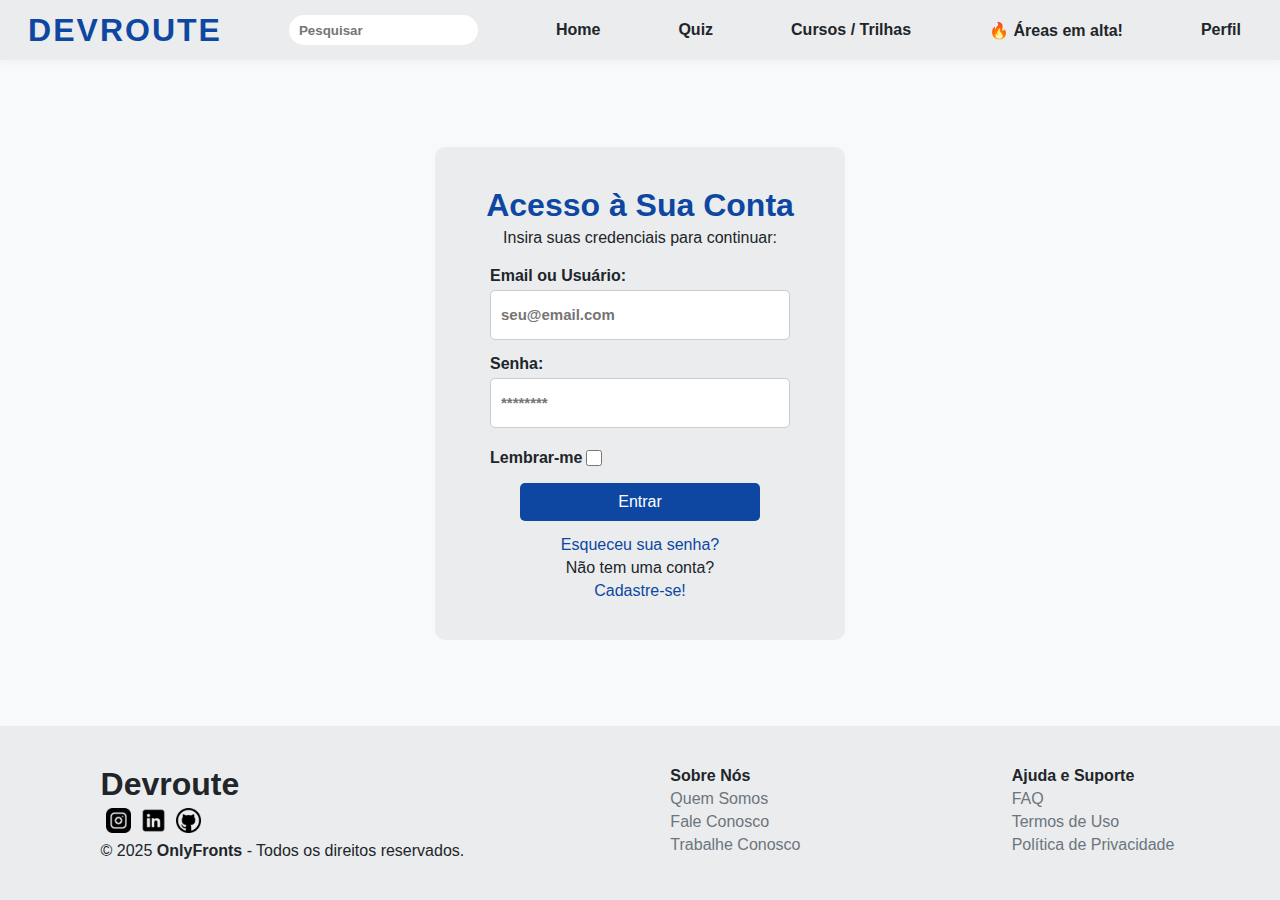
<file: Projeto-Onlyfronts-main/login.html>
<html lang="pt-b">

<head>
    <meta charset="UTF-8" />
    <meta name="viewport" content="width=device-width, initial-scale=1.0" />
    <link rel="stylesheet" href="css/style.css">
    <title>Login</title>
</head>

<body>
    <header>
        <nav class="nav-bar">
                <a href="index.html">
                    <h1 class="logo">Devroute</h1>
                </a>
                <div class="mobile-menu">
                    <div class="line1"></div>
                    <div class="line2"></div>
                    <div class="line3"></div>
                </div>
                <ul class="ul-nav">
                    <li class="li-nav">
                        <input type="text" placeholder="Pesquisar" />
                    </li>
                    <li class="li-nav">
                        <a href="index.html">
                            <h4>Home</h4>
                        </a>
                    </li>
                    <li class="li-nav">
                        <a href="quiz.html">
                            <h4>Quiz</h4>
                        </a>
                    </li>
                    <li class="li-nav">
                        <a href="cursos-trilhas.html">
                            <h4>Cursos / Trilhas</h4>
                        </a>
                    </li>
                    <li class="li-nav">
                        <a href="areas-em-alta.html">
                            <h4>🔥 Áreas em alta!</h4>
                        </a>
                    </li>
                    <li class="li-nav perfil-dropdown-hover">
                        <a href="perfil.html" class="perfil-link">
                            <h4>Perfil</h4>
                        </a>
                        <div class="dropdown-menu-hover">
                            <a href="login.html">Login</a>
                            <a href="cadastro.html">Cadastro</a>
                        </div>
                    </li>
                </ul>
            </nav>
    </header>
    <main class="login-pagina">
    <div class="login-container">
        <div class="acesso-login">
        <h1>Acesso à Sua Conta</h1>
            <p>Insira suas credenciais para continuar:</p>
        </div>
            
            <form action="perfil.html" method="post" class="login-principal">

                <label for="email" class="dados-pessoais">Email ou Usuário:</label>
                <input type="email" class="caixa-dados" placeholder="seu@email.com" required />

                <label for="senha" class="dados-pessoais">Senha:</label>
                <input type="password" class="caixa-dados" placeholder="********" required />

                <div class="container-checkbox">
                    <label for="lembrar" class="lembrar-me">Lembrar-me</label>
                    <input type="checkbox" id="lembrar" class="checkbox">
                </div>

                <button type="submit" class="botao-login">Entrar</button>
            </form>

            <aside class="final-login">
                <p><a href="">Esqueceu sua senha?</a></p>

                <p>Não tem uma conta?</p>

                <p><a href="cadastro.html">Cadastre-se!</a></p>
            </aside>
        </div>
    </main>
        <footer class="rodape">
        <section class="rodape-coluna">
            <h1>Devroute</h1>
            <ul class="icons-redes">
                <li>
                    <a href="#"><img src="img/instagram.png" alt="Logo da rede social Instagram" width="45px" /></a>
                </li>
                <li>
                    <a href="#"><img src="img/linkedin.png" alt="Logo da rede social LinkedIn" width="45px" /></a>
                </li>
                <li>
                    <a href="#"><img src="img/github.png" alt="Logo da rede social GitHub" width="50px" /></a>
                </li>
            </ul>
            <p>
                &copy; 2025 <strong>OnlyFronts</strong> - Todos os direitos
                reservados.
            </p>
        </section>
        <section class="rodape-coluna">
            <h4>Sobre Nós</h4>
            <ul>
                <li><a href="contato.html">Quem Somos</a></li>
                <li><a href="contato.html">Fale Conosco</a></li>
                <li><a href="contato.html">Trabalhe Conosco</a></li>
            </ul>
        </section>
        <section class="rodape-coluna">
            <h4>Ajuda e Suporte</h4>
            <ul>
                <li><a href="#">FAQ</a></li>
                <li><a href="#">Termos de Uso</a></li>
                <li><a href="#">Política de Privacidade</a></li>
            </ul>
        </section>
    </footer>
    <script src="js/mobile-nav.js"></script>
</body>

</html>
</file>
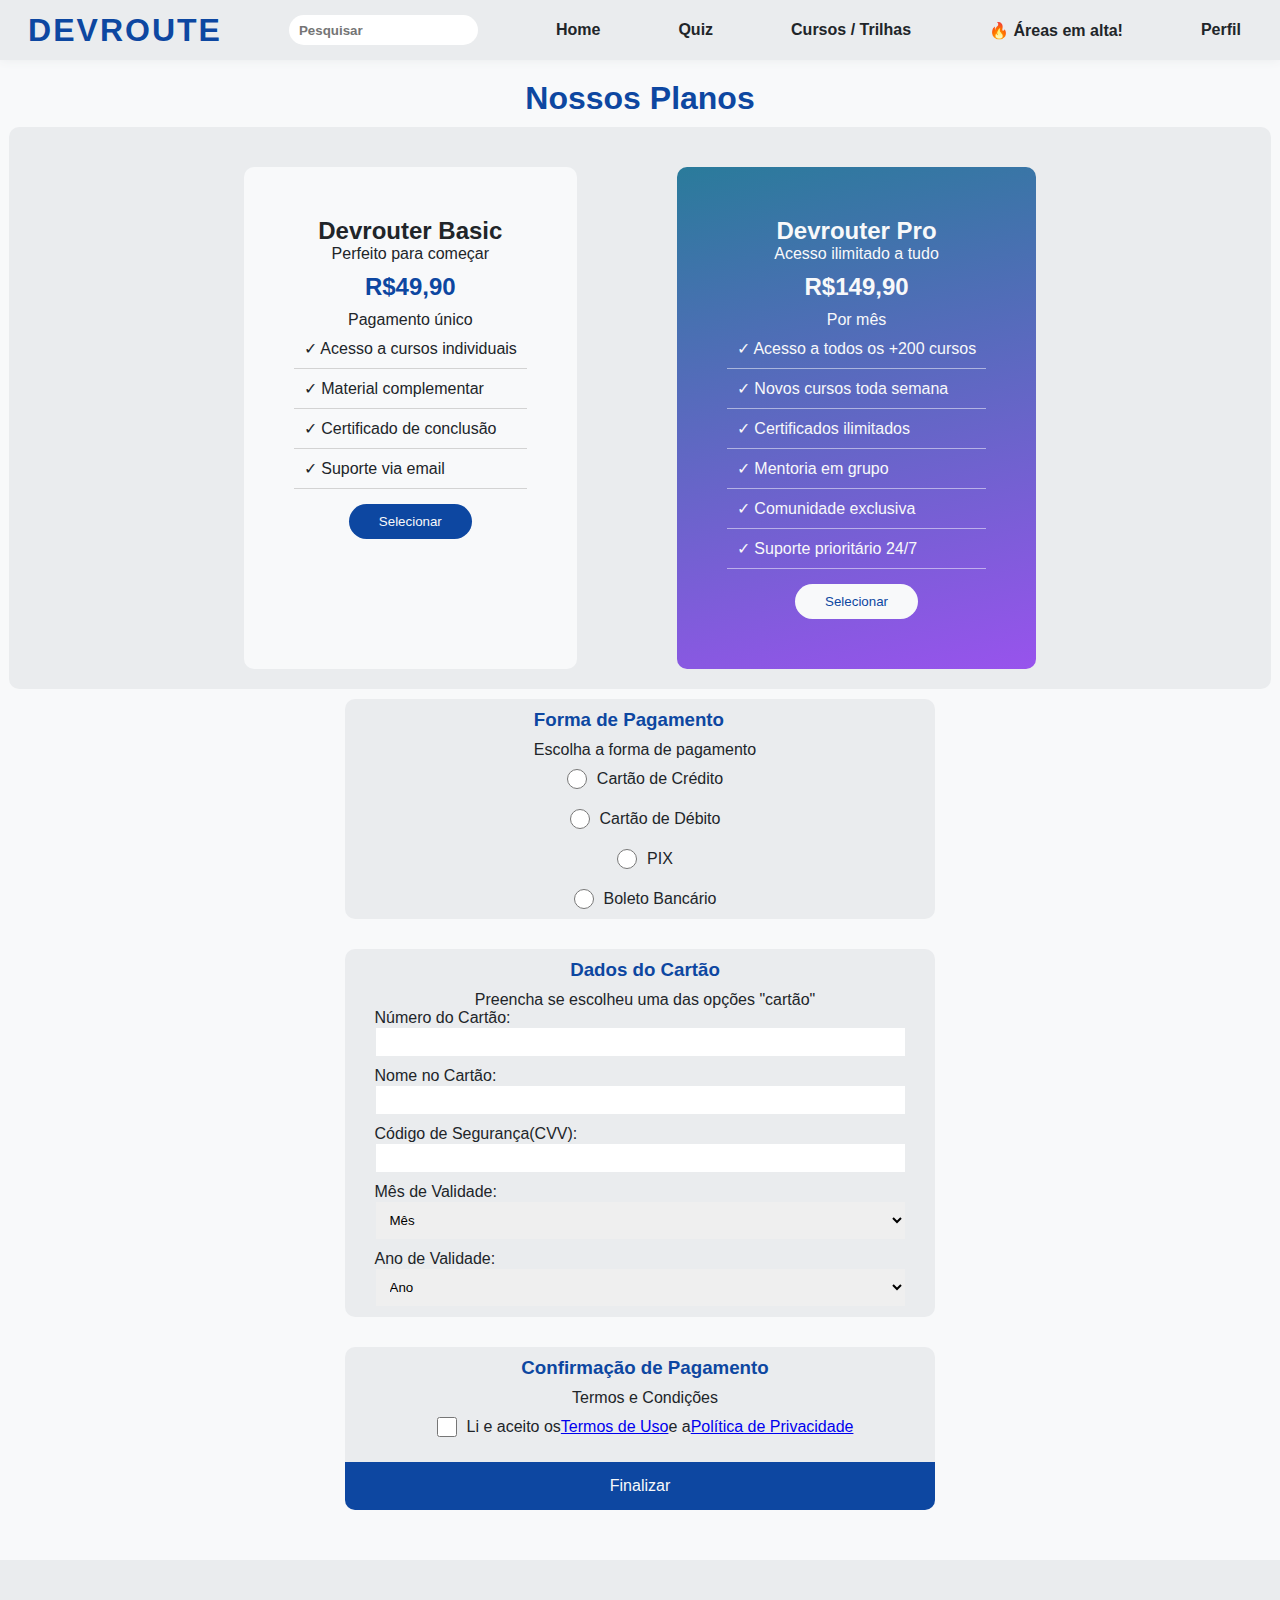
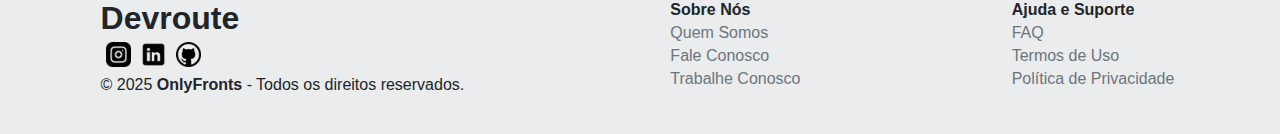
<file: Projeto-Onlyfronts-main/pagamento.html>
<html lang="pt-BR">

<head>
    <meta charset="UTF-8" />
    <meta name="viewport" content="width=device-width, initial-scale=1.0" />
    <link rel="stylesheet" href="css/style.css">
    <title>Planos de Estudo - Pagamento</title>
</head>

<body>
    <header>
        <nav class="nav-bar">
                <a href="index.html">
                    <h1 class="logo">Devroute</h1>
                </a>
                <div class="mobile-menu">
                    <div class="line1"></div>
                    <div class="line2"></div>
                    <div class="line3"></div>
                </div>
                <ul class="ul-nav">
                    <li class="li-nav">
                        <input type="text" placeholder="Pesquisar" />
                    </li>
                    <li class="li-nav">
                        <a href="index.html">
                            <h4>Home</h4>
                        </a>
                    </li>
                    <li class="li-nav">
                        <a href="quiz.html">
                            <h4>Quiz</h4>
                        </a>
                    </li>
                    <li class="li-nav">
                        <a href="cursos-trilhas.html">
                            <h4>Cursos / Trilhas</h4>
                        </a>
                    </li>
                    <li class="li-nav">
                        <a href="areas-em-alta.html">
                            <h4>🔥 Áreas em alta!</h4>
                        </a>
                    </li>
                    <li class="li-nav perfil-dropdown-hover">
                        <a href="perfil.html" class="perfil-link">
                            <h4>Perfil</h4>
                        </a>
                        <div class="dropdown-menu-hover">
                            <a href="login.html">Login</a>
                            <a href="cadastro.html">Cadastro</a>
                        </div>
                    </li>
                </ul>
            </nav>
    </header>
    <main class="planos">
        <h1>Nossos Planos</h1>
        <section class="payment-section">
                <div class="payment-menu">
                    <article class="payment-card-basic unselected" id="basic-plan">
                        <h2>Devrouter Basic</h2>
                        <p>Perfeito para começar</p>
                        <p class="price-basic">R$49,90</p>
                        <p>Pagamento único</p>
                        <ul class="benefits">
                            <li>Acesso a cursos individuais</li>
                            <li>Material complementar</li>
                            <li>Certificado de conclusão</li>
                            <li>Suporte via email</li>
                        </ul>
                            <button class="btn-basic">Selecionar</button>
                    </article>
                    <article class="payment-card-premium unselected" id="premium-plan">
                        <h2>Devrouter Pro</h2>
                        <p>Acesso ilimitado a tudo</p>
                        <p class="price-premium">R$149,90</p>
                        <p>Por mês</p>
                        <ul class="benefits">
                            <li>Acesso a todos os +200 cursos</li>
                            <li>Novos cursos toda semana</li>
                            <li>Certificados ilimitados</li>
                            <li>Mentoria em grupo</li>
                            <li>Comunidade exclusiva</li>
                            <li>Suporte prioritário 24/7</li>
                        </ul>
                            <button class="btn-premium">Selecionar</button>
                    </article>
                </div>
            </section>
            <section class="secao">
                <form id="form-pagamento">
                <h3>Forma de Pagamento</h3>
                <p>Escolha a forma de pagamento</p>
                <label class="opcao">
                    <input type="radio" id="cartao-credito" name="forma-pagamento" value="cartao-credito" required>
                    Cartão de Crédito
                </label>
                <label class="opcao">
                    <input type="radio" id="cartao-debito" name="forma-pagamento" value="cartao-debito" required> Cartão
                    de Débito
                </label>
                <label class="opcao">
                    <input type="radio" id="pix" name="forma-pagamento" value="pix" required> PIX
                </label>
                <label class="opcao">
                    <input type="radio" id="boleto" name="forma-pagamento" value="boleto" required> Boleto Bancário
                </label>
            </section>


            <section class="secao">
                <h3>Dados do Cartão</h3>
                <p>Preencha se escolheu uma das opções "cartão"</p>
                <div>
                    <label for="numero-cartao">Número do Cartão:</label>
                    <input type="text" id="numero-cartao" name="numero-cartao" maxlength="16" class="campo">

                    <label for="nome-cartao">Nome no Cartão:</label>
                    <input type="text" id="nome-cartao" name="nome-cartao" maxlength="40" class="campo">


                    <label for="cvv">Código de Segurança(CVV):</label>
                    <input type="text" id="cvv" name="cvv" maxlength="3" class="campo">


                    <label for="validade-mes">Mês de Validade:</label>
                    <select id="validade-mes" name="validade-mes" class="campo">
                        <option value="">Mês</option>
                        <option value="01">01</option>
                        <option value="02">02</option>
                        <option value="03">03</option>
                        <option value="04">04</option>
                        <option value="05">05</option>
                        <option value="06">06</option>
                        <option value="07">07</option>
                        <option value="08">08</option>
                        <option value="09">09</option>
                        <option value="10">10</option>
                        <option value="11">11</option>
                        <option value="12">12</option>
                    </select>
                </div>
                <div>
                    <label for="validade-ano">Ano de Validade:</label>
                    <select id="validade-ano" name="validade-ano" class="campo">
                        <option value="">Ano</option>
                        <option value="26">26</option>
                        <option value="27">27</option>
                        <option value="28">28</option>
                        <option value="29">29</option>
                        <option value="30">30</option>
                        <option value="31">31</option>
                        <option value="32">32</option>
                        <option value="33">33</option>
                        <option value="34">34</option>
                        <option value="35">35</option>
                    </select>

                </div>
            </section>

            <section class="secao">
                <h3>Confirmação de Pagamento</h3>
                <p>Termos e Condições</p>
                <label class="opcao">
                    <input type="checkbox" id="aceite-termos" name="aceite-termos" required> Li e aceito os <a
                        href="/termos-uso">Termos de Uso</a> e a <a href="/politica-privacidade">Política de
                        Privacidade</a>
                </label>
                <button type="submit" class="btn-enviar">Finalizar</button>
                </form>
            </section>
    </main>
    <footer class="rodape">
        <section class="rodape-coluna">
            <h1>Devroute</h1>
            <ul class="icons-redes">
                <li>
                    <a href="#"><img src="img/instagram.png" alt="Logo da rede social Instagram" width="45px" /></a>
                </li>
                <li>
                    <a href="#"><img src="img/linkedin.png" alt="Logo da rede social LinkedIn" width="45px" /></a>
                </li>
                <li>
                    <a href="#"><img src="img/github.png" alt="Logo da rede social GitHub" width="50px" /></a>
                </li>
            </ul>
            <p>
                &copy; 2025 <strong>OnlyFronts</strong> - Todos os direitos
                reservados.
            </p>
        </section>
        <section class="rodape-coluna">
            <h4>Sobre Nós</h4>
            <ul>
                <li><a href="contato.html">Quem Somos</a></li>
                <li><a href="contato.html">Fale Conosco</a></li>
                <li><a href="contato.html">Trabalhe Conosco</a></li>
            </ul>
        </section>
        <section class="rodape-coluna">
            <h4>Ajuda e Suporte</h4>
            <ul>
                <li><a href="#">FAQ</a></li>
                <li><a href="#">Termos de Uso</a></li>
                <li><a href="#">Política de Privacidade</a></li>
            </ul>
        </section>
    </footer>
    <script src="js/mobile-nav.js"></script>
    <script src="js/payment.js"></script>

</body>

</html>
</file>
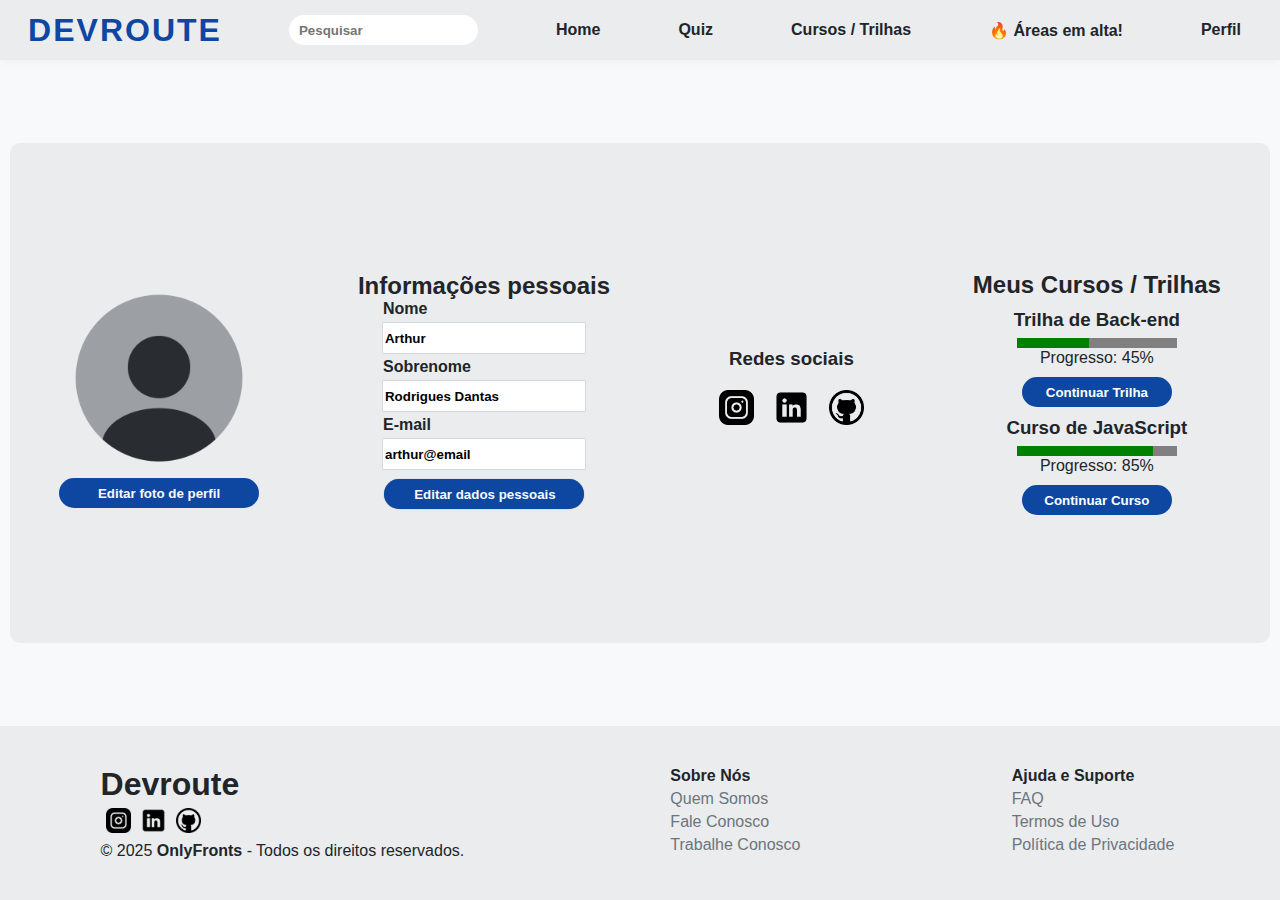
<file: Projeto-Onlyfronts-main/perfil.html>
<!DOCTYPE html>
<html lang="pt-br">

<head>
    <meta charset="UTF-8" />
    <meta name="viewport" content="width=device-width, initial-scale=1.0" />
    <link rel="stylesheet" href="css/style.css" />
    <title>Meu perfil</title>
</head>

<body>
    <header>
        <nav class="nav-bar">
                <a href="index.html">
                    <h1 class="logo">Devroute</h1>
                </a>
                <div class="mobile-menu">
                    <div class="line1"></div>
                    <div class="line2"></div>
                    <div class="line3"></div>
                </div>
                <ul class="ul-nav">
                    <li class="li-nav">
                        <input type="text" placeholder="Pesquisar" />
                    </li>
                    <li class="li-nav">
                        <a href="index.html">
                            <h4>Home</h4>
                        </a>
                    </li>
                    <li class="li-nav">
                        <a href="quiz.html">
                            <h4>Quiz</h4>
                        </a>
                    </li>
                    <li class="li-nav">
                        <a href="cursos-trilhas.html">
                            <h4>Cursos / Trilhas</h4>
                        </a>
                    </li>
                    <li class="li-nav">
                        <a href="areas-em-alta.html">
                            <h4>🔥 Áreas em alta!</h4>
                        </a>
                    </li>
                    <li class="li-nav perfil-dropdown-hover">
                        <a href="perfil.html" class="perfil-link">
                            <h4>Perfil</h4>
                        </a>
                        <div class="dropdown-menu-hover">
                            <a href="login.html">Login</a>
                            <a href="cadastro.html">Cadastro</a>
                        </div>
                    </li>
                </ul>
            </nav>
    </header>
    <main class="main-perfil">
        <section id="dados-pessoais">
            <section id="foto-perfil">
                <img src="img/perfil.png" alt="Sua foto de perfil" width="200px" />
                <button>Editar foto de perfil</button>
            </section>
            <section id="dados-form">
                <h2>Informações pessoais</h2>
                <form action="dados-form" >
                    <label for="nome" class="form-dados"><b>Nome</b>
                    <input type="text" placeholder="Digite seu nome" value="Arthur" />
                    </label>
                    <label for="sobrenome" class="form-dados"><b>Sobrenome</b>
                    <input type="text" placeholder="Digite seu sobrenome" value="Rodrigues Dantas" />
                    </label>
                    <label for="email" class="form-dados"><b>E-mail</b>
                    <input type="email" placeholder="Digite seu e-mail" value="arthur@email" />
                    </label class="form-dados">
                    <input type="submit" value="Editar dados pessoais" class="editar-dados"/>
                </form>
            </section>
            <section id="redes-sociais">
                <h3>Redes sociais</h3>
                <ul>
                    <li>
                        <a href="#"><img src="img/instagram.png" alt="Logo da rede social Instagram" width="35px" /></a>
                    </li>
                    <li>
                        <a href="#"><img src="img/linkedin.png" alt="Logo da rede social LinkedIn" width="35px" /></a>
                    </li>
                    <li>
                        <a href="#"><img src="img/github.png" alt="Logo da rede social GitHub" width="35px" /></a>
                    </li>
                </ul>
            </section>
            <section id="meus-cursos">
                <h2>Meus Cursos / Trilhas</h2>
                <article class="curso">
                    <h3>Trilha de Back-end</h3>
                    <progress value="45" max="100"></progress>
                    <p>Progresso: 45%</p>
                    <button>Continuar Trilha</button>
                </article>
                <article class="curso">
                    <h3>Curso de JavaScript</h3>
                    <progress value="85" max="100"></progress>
                    <p>Progresso: 85%</p>
                    <button>Continuar Curso</button>
                </article>
            </section>
        </section>
    </main>
        <footer class="rodape">
        <section class="rodape-coluna">
            <h1>Devroute</h1>
            <ul class="icons-redes">
                <li>
                    <a href="#"><img src="img/instagram.png" alt="Logo da rede social Instagram" width="45px" /></a>
                </li>
                <li>
                    <a href="#"><img src="img/linkedin.png" alt="Logo da rede social LinkedIn" width="45px" /></a>
                </li>
                <li>
                    <a href="#"><img src="img/github.png" alt="Logo da rede social GitHub" width="50px" /></a>
                </li>
            </ul>
            <p>
                &copy; 2025 <strong>OnlyFronts</strong> - Todos os direitos
                reservados.
            </p>
        </section>
        <section class="rodape-coluna">
            <h4>Sobre Nós</h4>
            <ul>
                <li><a href="contato.html">Quem Somos</a></li>
                <li><a href="contato.html">Fale Conosco</a></li>
                <li><a href="contato.html">Trabalhe Conosco</a></li>
            </ul>
        </section>
        <section class="rodape-coluna">
            <h4>Ajuda e Suporte</h4>
            <ul>
                <li><a href="#">FAQ</a></li>
                <li><a href="#">Termos de Uso</a></li>
                <li><a href="#">Política de Privacidade</a></li>
            </ul>
        </section>
    </footer>
    <script src="js/mobile-nav.js"></script>
</body>

</html>
</file>
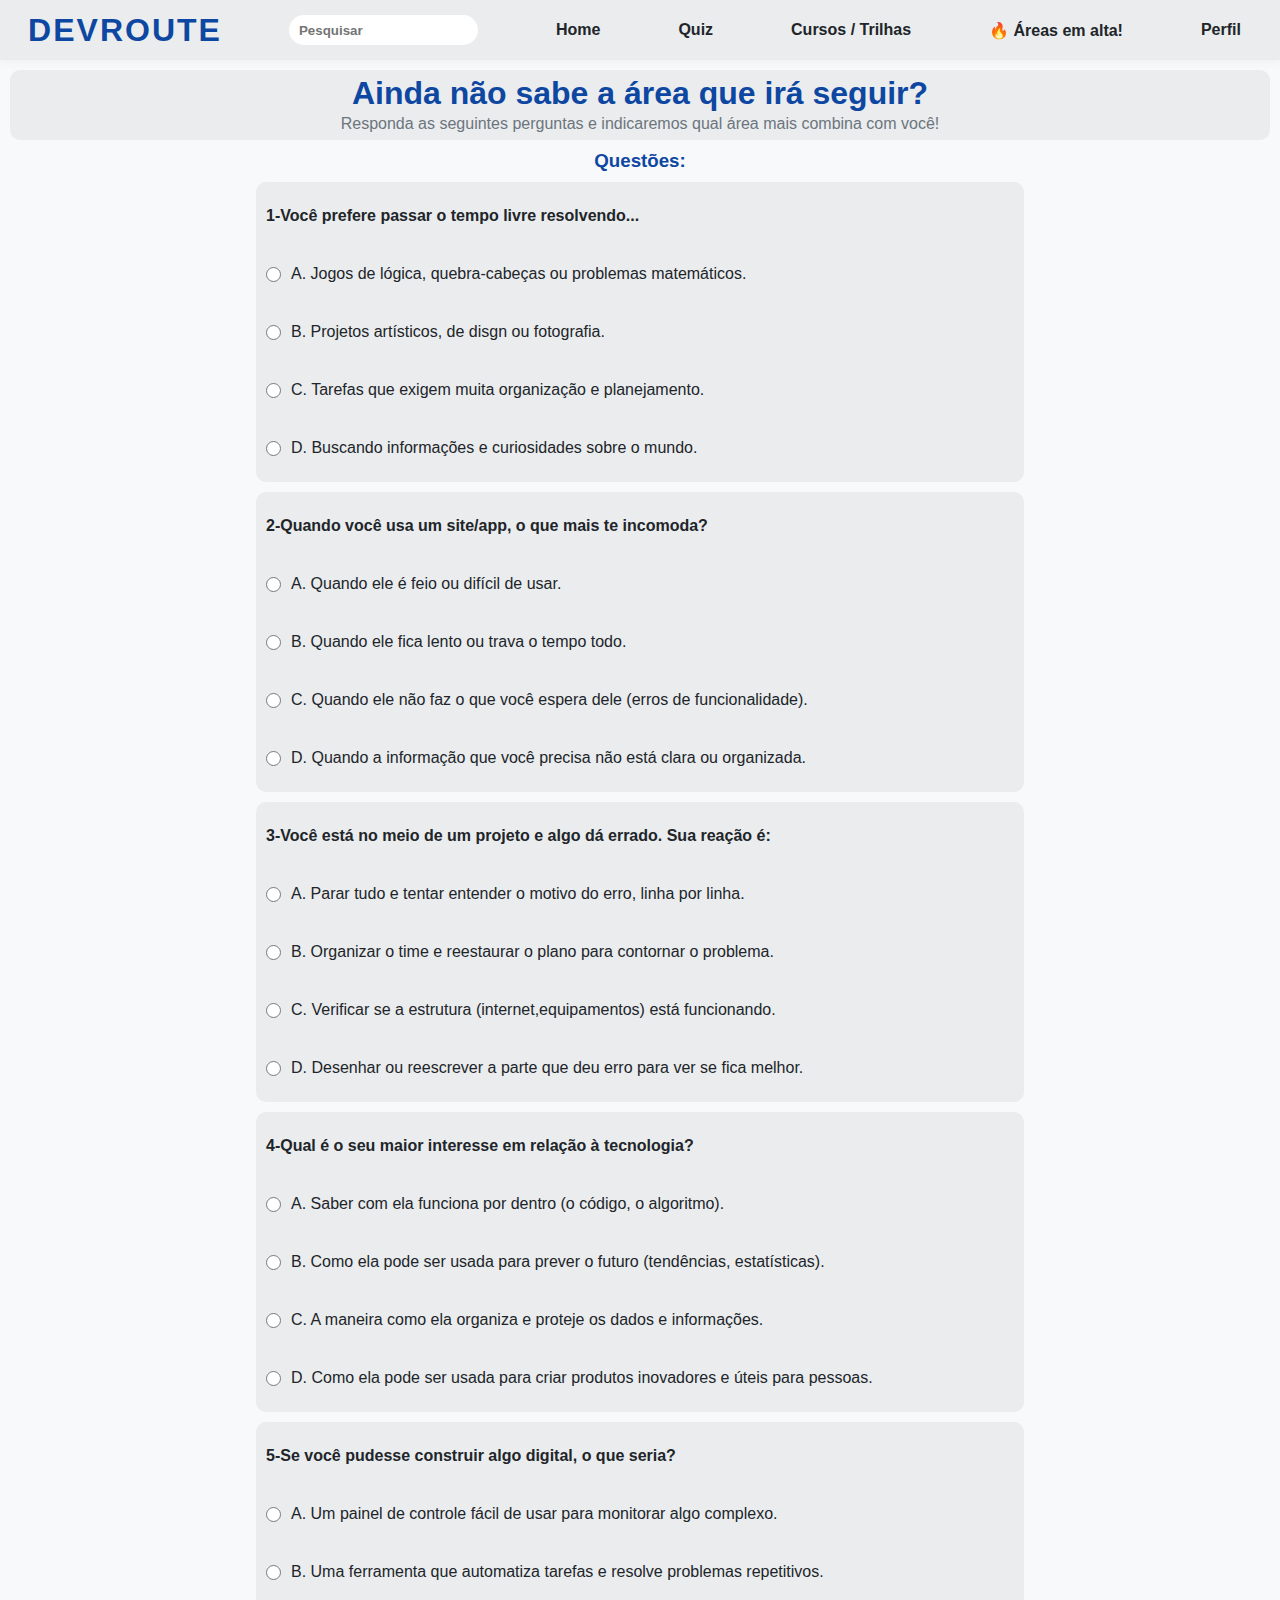
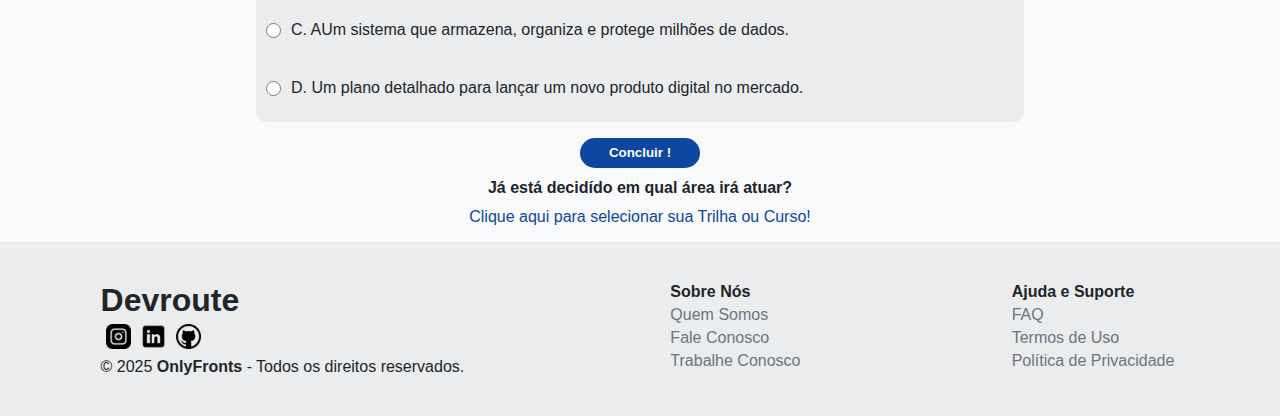
<file: Projeto-Onlyfronts-main/quiz.html>
<!DOCTYPE html>
<html lang="pt-br">

<head>
    <meta charset="UTF-8" />
    <meta name="viewport" content="width=device-width, initial-scale=1.0" />
    <link rel="stylesheet" href="css/style.css">
    <title>Quiz</title>
</head>

<body>
    <header>
        <nav class="nav-bar">
                <a href="index.html">
                    <h1 class="logo">Devroute</h1>
                </a>
                <div class="mobile-menu">
                    <div class="line1"></div>
                    <div class="line2"></div>
                    <div class="line3"></div>
                </div>
                <ul class="ul-nav">
                    <li class="li-nav">
                        <input type="text" placeholder="Pesquisar" />
                    </li>
                    <li class="li-nav">
                        <a href="index.html">
                            <h4>Home</h4>
                        </a>
                    </li>
                    <li class="li-nav">
                        <a href="quiz.html">
                            <h4>Quiz</h4>
                        </a>
                    </li>
                    <li class="li-nav">
                        <a href="cursos-trilhas.html">
                            <h4>Cursos / Trilhas</h4>
                        </a>
                    </li>
                    <li class="li-nav">
                        <a href="areas-em-alta.html">
                            <h4>🔥 Áreas em alta!</h4>
                        </a>
                    </li>
                    <li class="li-nav perfil-dropdown-hover">
                        <a href="perfil.html" class="perfil-link">
                            <h4>Perfil</h4>
                        </a>
                        <div class="dropdown-menu-hover">
                            <a href="login.html">Login</a>
                            <a href="cadastro.html">Cadastro</a>
                        </div>
                    </li>
                </ul>
            </nav>
    </header>

    <main class="main-quiz">

        <div class="questionario">
            <h1 class="titulo">Ainda não sabe a área que irá seguir?</h1>
            <p class="subtitulo">
                Responda as seguintes perguntas e indicaremos qual área
                mais combina com você!
            </p>
        </div>


        <form action="recomendacoes.html" class="todas-perguntas">
             <h3 class="subtitulo-questoes">Questões:</h3>
            <section class="caixa-perguntas">
                <label class="perguntas" for="ques1">1-Você prefere passar o tempo livre
                    resolvendo...</label>
                    
                <label class="respostas" >
                    <input type="radio" name="ques1" value="A" />A. Jogos de lógica,
                    quebra-cabeças ou problemas matemáticos.<br />
                </label>
                <label class="respostas">
                    <input type="radio" name="ques1" value="B"  />B. Projetos artísticos, de
                    disgn ou fotografia.<br />
                </label>
                <label class="respostas">
                    <input type="radio" name="ques1" value="C"  />C. Tarefas que exigem muita
                    organização e planejamento.<br />
                </label>
                <label class="respostas">
                    <input type="radio" name="ques1" value="D"  />D. Buscando informações e
                    curiosidades sobre o mundo.<br />
                </label>
            </section>

       

            <section class="caixa-perguntas">
                <label class="perguntas" for="ques2">2-Quando você usa um site/app, o que mais te
                    incomoda?</label>
                    
                <label class="respostas">
                    <input type="radio" name="ques2" value="A"  />A. Quando ele é feio ou
                    difícil de usar.<br />
                </label>
                <label class="respostas">
                    <input type="radio" name="ques2" value="B"  />B. Quando ele fica lento ou
                    trava o tempo todo.<br />
                </label>
                <label class="respostas">
                    <input type="radio" name="ques2" value="C"  />C. Quando ele não faz o que
                    você espera dele (erros de funcionalidade).<br />
                </label>
                <label class="respostas">
                    <input type="radio" name="ques2" value="D"  />D. Quando a informação que
                    você precisa não está clara ou organizada.<br />
                </label>
            </section>



            <section class="caixa-perguntas">
                <label class="perguntas" for="ques3">3-Você está no meio de um projeto e algo dá errado.
                    Sua reação é:</label>
                    
                <label class="respostas">
                    <input type="radio" name="ques3" value="A"  />A. Parar tudo e tentar
                    entender o motivo do erro, linha por linha.<br />
                </label>
                <label class="respostas">
                    <input type="radio" name="ques3" value="B"  />B. Organizar o time e
                    reestaurar o plano para contornar o problema.<br />
                </label>
                <label class="respostas">
                    <input type="radio" name="ques3" value="C"  />C. Verificar se a estrutura
                    (internet,equipamentos) está funcionando.<br />
                </label>
                <label class="respostas">
                    <input type="radio" name="ques3" value="D"  />D. Desenhar ou reescrever a
                    parte que deu erro para ver se fica melhor.<br />
                </label>
            </section>



            <section class="caixa-perguntas">
                <label class="perguntas" for="ques4">4-Qual é o seu maior interesse em relação à
                    tecnologia?</label>
                    
                <label class="respostas">
                    <input type="radio" name="ques4" value="A"  />A. Saber com ela funciona por
                    dentro (o código, o algoritmo).<br />
                </label>
                <label class="respostas">
                    <input type="radio" name="ques4" value="B"  />B. Como ela pode ser usada
                    para prever o futuro (tendências, estatísticas).<br />
                </label>
                <label class="respostas">
                    <input type="radio" name="ques4" value="C"  />C. A maneira como ela organiza
                    e proteje os dados e informações.<br />
                </label>
                <label class="respostas">
                    <input type="radio" name="ques4" value="D"  />D. Como ela pode ser usada
                    para criar produtos inovadores e úteis para
                    pessoas.<br />
                </label>
            </section>

            

            <section class="caixa-perguntas">
                <label class="perguntas" for="ques5">5-Se você pudesse construir algo digital, o que
                    seria?</label>
                <label class="respostas">
                    <input type="radio" name="ques5" value="A"  />A. Um painel de controle fácil
                    de usar para monitorar algo complexo.<br />
                </label>
                <label class="respostas">
                    <input type="radio" name="ques5" value="B" />B. Uma ferramenta que
                    automatiza tarefas e resolve problemas
                    repetitivos.<br />
                </label>
                <label class="respostas">
                    <input type="radio" name="ques5" value="C"  />C. AUm sistema que armazena,
                    organiza e protege milhões de dados.
                </label>
                <label class="respostas">
                    <input type="radio" name="ques5" value="D"/>D. Um plano detalhado para
                    lançar um novo produto digital no mercado.
                </label>
            </section>
            <div class="direto-area">
                <button type="submit" class="botao-quiz">Concluir !</button>
                <h4>Já está decidído em qual área irá atuar?</h4>
                    <a href="cursos-trilhas.html">Clique aqui para selecionar sua Trilha ou Curso!</a>
            </div>
        </form>
    </main>

        <footer class="rodape">
        <section class="rodape-coluna">
            <h1>Devroute</h1>
            <ul class="icons-redes">
                <li>
                    <a href="#"><img src="img/instagram.png" alt="Logo da rede social Instagram" width="45px" /></a>
                </li>
                <li>
                    <a href="#"><img src="img/linkedin.png" alt="Logo da rede social LinkedIn" width="45px" /></a>
                </li>
                <li>
                    <a href="#"><img src="img/github.png" alt="Logo da rede social GitHub" width="50px" /></a>
                </li>
            </ul>
            <p>
                &copy; 2025 <strong>OnlyFronts</strong> - Todos os direitos
                reservados.
            </p>
        </section>
        <section class="rodape-coluna">
            <h4>Sobre Nós</h4>
            <ul>
                <li><a href="contato.html">Quem Somos</a></li>
                <li><a href="contato.html">Fale Conosco</a></li>
                <li><a href="contato.html">Trabalhe Conosco</a></li>
            </ul>
        </section>
        <section class="rodape-coluna">
            <h4>Ajuda e Suporte</h4>
            <ul>
                <li><a href="#">FAQ</a></li>
                <li><a href="#">Termos de Uso</a></li>
                <li><a href="#">Política de Privacidade</a></li>
            </ul>
        </section>
    </footer>

    <script src="js/mobile-nav.js"></script>
</body>

</html>
</file>
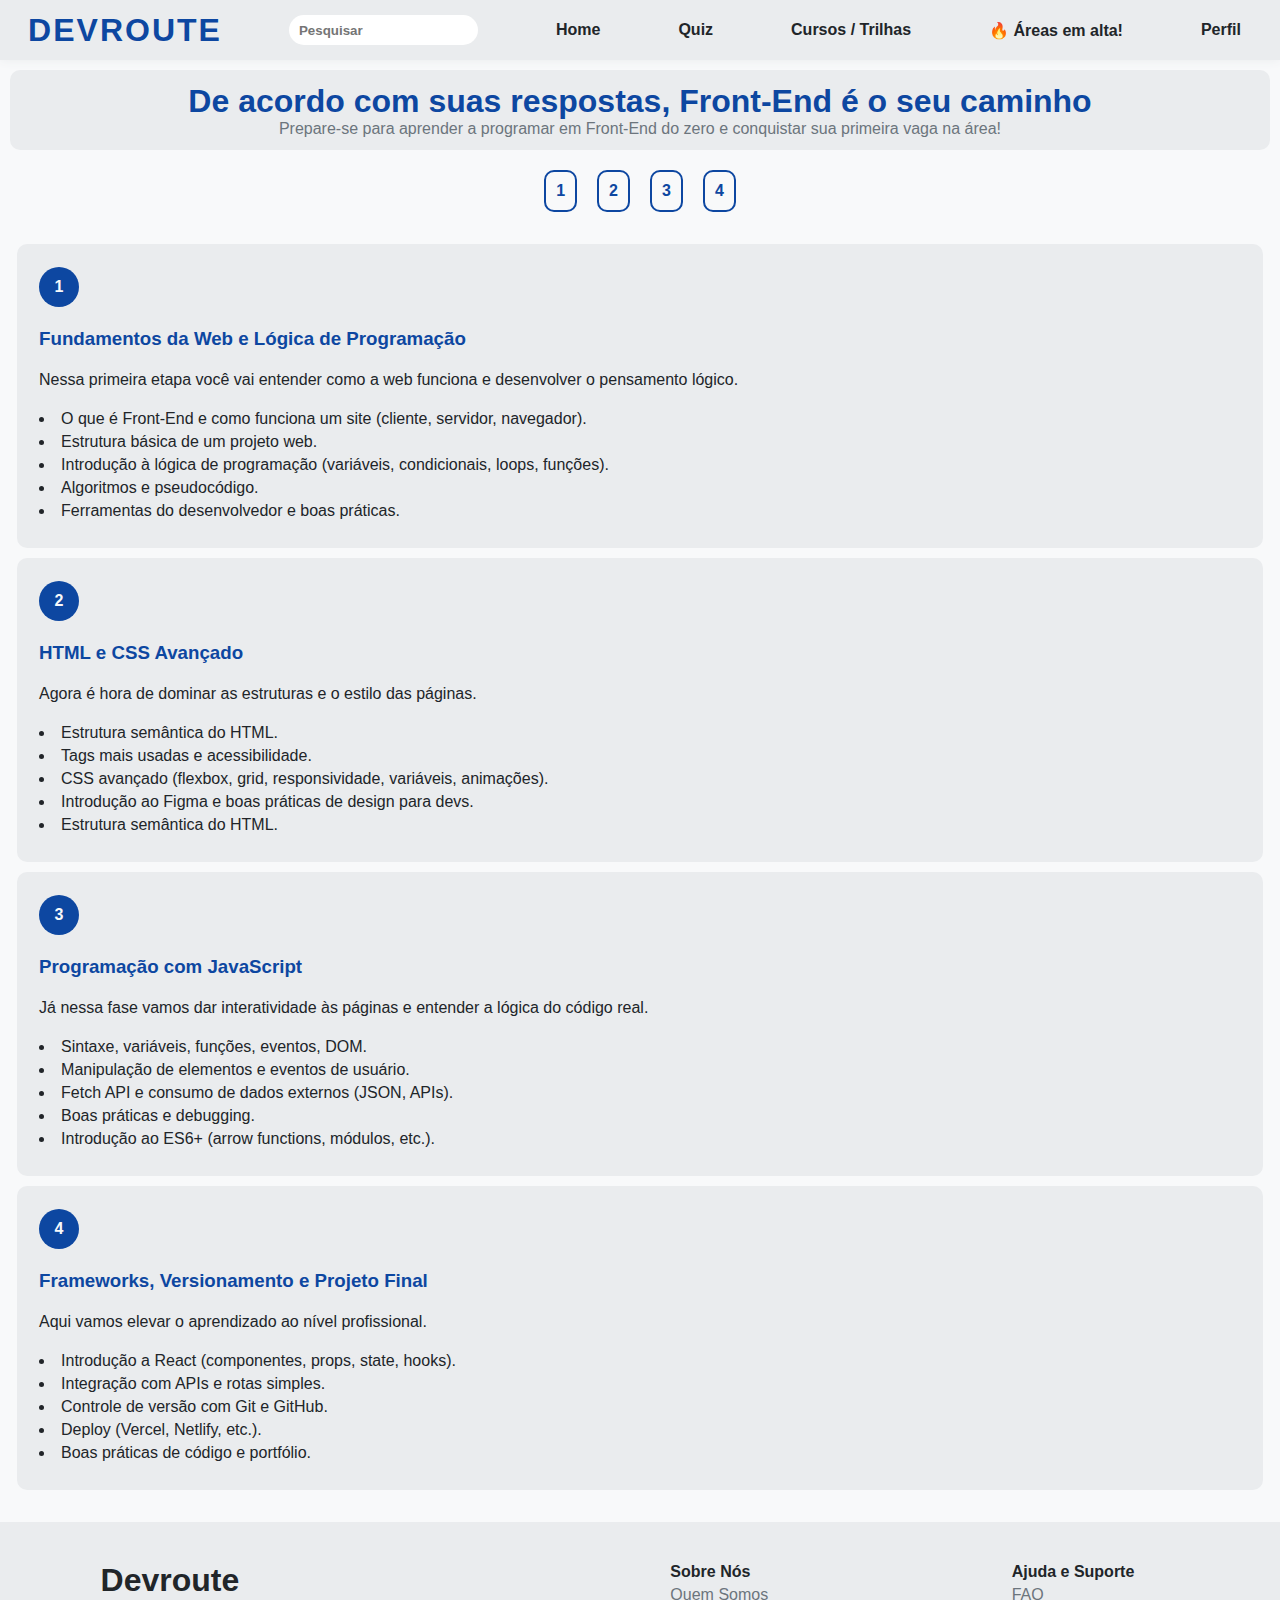
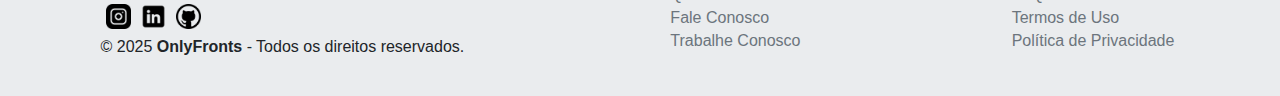
<file: Projeto-Onlyfronts-main/recomendacoes.html>
<!DOCTYPE html>
<html lang="pt-br">

<head>
    <meta charset="UTF-8" />
    <meta name="viewport" content="width=device-width, initial-scale=1.0" />
    <link rel="stylesheet" href="css/style.css" />
    <title>recomendação</title>
</head>

<body>
    <header>
        <nav class="nav-bar">
                <a href="index.html">
                    <h1 class="logo">Devroute</h1>
                </a>
                <div class="mobile-menu">
                    <div class="line1"></div>
                    <div class="line2"></div>
                    <div class="line3"></div>
                </div>
                <ul class="ul-nav">
                    <li class="li-nav">
                        <input type="text" placeholder="Pesquisar" />
                    </li>
                    <li class="li-nav">
                        <a href="index.html">
                            <h4>Home</h4>
                        </a>
                    </li>
                    <li class="li-nav">
                        <a href="quiz.html">
                            <h4>Quiz</h4>
                        </a>
                    </li>
                    <li class="li-nav">
                        <a href="cursos-trilhas.html">
                            <h4>Cursos / Trilhas</h4>
                        </a>
                    </li>
                    <li class="li-nav">
                        <a href="areas-em-alta.html">
                            <h4>🔥 Áreas em alta!</h4>
                        </a>
                    </li>
                    <li class="li-nav perfil-dropdown-hover">
                        <a href="perfil.html" class="perfil-link">
                            <h4>Perfil</h4>
                        </a>
                        <div class="dropdown-menu-hover">
                            <a href="login.html">Login</a>
                            <a href="cadastro.html">Cadastro</a>
                        </div>
                    </li>
                </ul>
            </nav>
    </header>
    <main class="main-area">
        <section class="titulo1">
            <h1>De acordo com suas respostas, Front-End é o seu caminho </h1>
            <p>
                Prepare-se para aprender a programar em Front-End do zero e conquistar sua
                primeira vaga na área!
            </p>
        </section>
        <div class="navegacao-area">
            <a href="#1"><div>1</div></a>
            <a href="#2"><div>2</div></a>
            <a href="#3"><div>3</div></a>
            <a href="#4"><div>4</div></a>
        </div>
        <section class="area" id="1">
            <div class="container-area">
                <article class="card-area">
                    <div class="area-header">
                        <div class="area-numero">1</div>
                    </div>
                    <h3>Fundamentos da Web e Lógica de Programação</h3>
                    <p>Nessa primeira etapa você vai entender como a web funciona e desenvolver o pensamento lógico.</p>
                     <ul class="area-top">                
                        <li> O que é Front-End e como funciona um site (cliente, servidor, navegador).</li>
                        <li> Estrutura básica de um projeto web.</li>
                        <li>Introdução à lógica de programação (variáveis, condicionais, loops, funções).</li>
                        <li>Algoritmos e pseudocódigo.</li>
                        <li>Ferramentas do desenvolvedor e boas práticas.</li>                      
                     </ul>
                    </div>
                </article>
                           
                <article class="card-area" id="2">
                    <div class="area-header">
                        <div class="area-numero">2</div>
                    </div>
                    <h3>HTML e CSS Avançado</h3>
                    <p> Agora é hora de dominar as estruturas e o estilo das páginas. </p>
                     <ul class="area-top" >
                        <li>Estrutura semântica do HTML.</li>
                        <li>Tags mais usadas e acessibilidade.</li>
                        <li>CSS avançado (flexbox, grid, responsividade, variáveis, animações).</li>
                        <li>Introdução ao Figma e boas práticas de design para devs.</li>
                        <li>Estrutura semântica do HTML.</li>
                     </ul>

                    </div>
                </article>
                <article class="card-area" id="3">
                    <div class="area-header">
                        <div class="area-numero">3</div>
                    </div>
                    <h3>Programação com JavaScript</h3>
                    <p> Já nessa fase vamos dar interatividade às páginas e entender a lógica do código real.</p>
                    <ul class="area-top">
                        <li>Sintaxe, variáveis, funções, eventos, DOM.</li>
                        <li>Manipulação de elementos e eventos de usuário.</li>
                        <li>Fetch API e consumo de dados externos (JSON, APIs).</li>
                        <li>Boas práticas e debugging.</li>
                        <li>Introdução ao ES6+ (arrow functions, módulos, etc.).</li>               
                    </ul>
                </article>
                <article class="card-area" id="4">
                    <div class="area-header">
                        <div class="area-numero">4</div>
                    </div>
                    <h3>Frameworks, Versionamento e Projeto Final</h3>
                    <p>Aqui vamos elevar o aprendizado ao nível profissional. </p>
                    <ul class="area-top">
                        <li>Introdução a React (componentes, props, state, hooks).</li>
                        <li>Integração com APIs e rotas simples.</li>
                        <li>Controle de versão com Git e GitHub.</li>
                        <li>Deploy (Vercel, Netlify, etc.).</li>
                        <li>Boas práticas de código e portfólio.</li>
                    </ul>
                </article>
            </div>
        </section>
    </main>

        <footer class="rodape">
        <section class="rodape-coluna">
            <h1>Devroute</h1>
            <ul class="icons-redes">
                <li>
                    <a href="#"><img src="img/instagram.png" alt="Logo da rede social Instagram" width="45px" /></a>
                </li>
                <li>
                    <a href="#"><img src="img/linkedin.png" alt="Logo da rede social LinkedIn" width="45px" /></a>
                </li>
                <li>
                    <a href="#"><img src="img/github.png" alt="Logo da rede social GitHub" width="50px" /></a>
                </li>
            </ul>
            <p>
                &copy; 2025 <strong>OnlyFronts</strong> - Todos os direitos
                reservados.
            </p>
        </section>
        <section class="rodape-coluna">
            <h4>Sobre Nós</h4>
            <ul>
                <li><a href="contato.html">Quem Somos</a></li>
                <li><a href="contato.html">Fale Conosco</a></li>
                <li><a href="contato.html">Trabalhe Conosco</a></li>
            </ul>
        </section>
        <section class="rodape-coluna">
            <h4>Ajuda e Suporte</h4>
            <ul>
                <li><a href="#">FAQ</a></li>
                <li><a href="#">Termos de Uso</a></li>
                <li><a href="#">Política de Privacidade</a></li>
            </ul>
        </section>
    </footer>
    <script src="js/mobile-nav.js"></script>
</body>

</html>
</file>
<file: Projeto-Onlyfronts-main/css/style.css>
/*---------------Paleta de cores do site---------------*/
:root {
    --cor-primaria: #0d47a1;
    /*---------------Azul Marinho---------------*/
    --cor-acao: #093476;
    /*---------------Laranja Escuro---------------*/
    --fundo-claro: #f8f9fa;
    /*---------------Fundo principal---------------*/
    --fundo-secundario: #eaecee;
    /*---------------Fundo de cards/seções---------------*/
    --texto-principal: #212529;
    /*---------------Preto/Cinza muito escuro---------------*/
    --texto-suave: #6c757d;
    /*---------------Cinza médio---------------*/
    --sucesso: #28a745;
    /*---------------Verde---------------*/
    --erro: #dc3545;
    /*---------------Vermelho---------------*/
}

* {
    margin: 0;
    padding: 0;
    font-family: Arial, Helvetica, sans-serif;
}

body {
    background-color: var(--fundo-claro);
    color: var(--texto-principal);
    height: 100vh;
    display: flex;
    justify-content: space-between;
    flex-direction: column;
}

html {
    scroll-behavior: smooth;
}



/*---------------CSS navbar---------------*/
.nav-bar {
    display: flex;
    justify-content: space-between;
    background-color: var(--fundo-secundario);
    box-shadow: 0px 0px 10px var(--fundo-secundario);
    height: 60px;
    align-items: center;
}

.nav-bar .logo {
    color: var(--cor-primaria);
    letter-spacing: 2px;
    text-transform: uppercase;
    width: 250px;
    display: flex;
    justify-content: center;
}

.ul-nav {
    list-style: none;
    display: flex;
    justify-content: space-around;
    align-items: center;
    margin: 0;
    flex-grow: 1;
}

.nav-bar a {
    text-decoration: none;
    color: var(--texto-principal);
}

.nav-bar a:hover {
    color: var(--cor-primaria);
}

.nav-bar input {
    border-radius: 20px;
    height: 30px;
    width: auto;
    padding-left: 10px;
    border: 0;
}

.mobile-menu {
    cursor: pointer;
    display: none;
    margin: 10px;
}

.mobile-menu div {
    width: 25px;
    height: 2px;
    background-color: var(--texto-principal);
    margin: 5px;
}

.ul-nav.active {
    transform: translateX(0);
}

.perfil-dropdown-hover {
    position: relative;
}

.dropdown-menu-hover {
    display: none;
    position: absolute;
    top: 100%;
    right: auto;
    left: -65px;
    background-color: var(--fundo-secundario);
    border: 1px solid var(--fundo-secundario);
    box-shadow: 0px 4px 8px 0px rgba(0, 0, 0, 0.1);
    min-width: 150px;
    z-index: 100;
    padding: 5px 0;
    text-align: center;
}

.dropdown-menu-hover a {
    color: #333;
    padding: 8px 15px;
    text-decoration: none;
    display: block;
    white-space: nowrap;
}

.dropdown-menu-hover a:hover {
    background-color: #f1f1f1;
}

.perfil-dropdown-hover:hover .dropdown-menu-hover {
    display: block;
}



/*---------------CSS perfil---------------*/
.main-perfil {
    margin-top: 10px;
    display: flex;
    justify-content: center;
}

#dados-pessoais {
    display: flex;
    justify-content: space-around;
    align-items: center;
    flex-wrap: wrap;
    border-radius: 10px;
    min-height: 500px;
    width: 98.5%;
    background-color: var(--fundo-secundario);
}

#dados-pessoais button,
.editar-dados {
    background-color: var(--cor-primaria);
    color: var(--fundo-claro);
    border-radius: 10px;
}

#dados-pessoais section {
    margin-top: 10px;
    margin-bottom: 10px;
}

#foto-perfil {
    text-align: center;
    display: flex;
    flex-direction: column;
}

#foto-perfil button,
input {
    height: 30px;
    width: 200px;
    font-weight: bold;
    border: 0;
}

.editar-dados {
    cursor: pointer;
    border-radius: 20px;
}

#foto-perfil button {
    cursor: pointer;
    border-radius: 20px;
}

#dados-form {
    text-align: center;
    display: flex;
    flex-direction: column;
    align-items: center;
}

#dados-form input {
    height: 30px;
    width: 200px;
    padding-left: 2px;
    margin-top: 5px;
    margin-bottom: 5px;
    box-shadow: var(--texto-suave) 0px 0px 1px;
}

.form-dados{
    display: flex;
    flex-direction: column;
    align-items: start;
}

#redes-sociais ul {
    list-style: none;
    display: flex;
    justify-content: center;
    width: 100%;
}

#redes-sociais li {
    margin-top: 10px;
    padding: 10px;
}

#redes-sociais {
    text-align: center;
}

#meus-cursos {
    display: flex;
    flex-direction: column;
    align-items: center;
    text-align: center;
}

#meus-cursos progress {
    background-color: var(--fundo-claro);
    border-radius: 20px;
    height: 10px;
}

#meus-cursos button {
    margin-top: 10px;
    height: 30px;
    width: 150px;
    border-radius: 20px;
    border: 0;
    background-color: var(--cor-primaria);
    color: white;
    font-weight: bold;
    cursor: pointer;
}

#meus-cursos h2 {
    text-align: center;
}

#meus-cursos h3 {
    text-align: center;
    margin-top: 10px;
}



/*---------------CSS rodapé---------------*/
.rodape {
    display: flex;
    align-items: center;
    width: 100%;
    justify-content: space-around;
    background-color: var(--fundo-secundario);
    margin-top: 10px;
}

.rodape-coluna {
    margin-top: 40px;
    margin-bottom: 40px;
}

.rodape a {
    text-decoration: none;
    color: var(--texto-suave);
}

.rodape a:hover {
    text-decoration: underline;
}

.rodape ul {
    list-style: none;
}

.rodape li {
    margin: 5px;
}

.rodape h4 {
    margin-left: 5px;
}

.icons-redes {
    display: flex;
    align-items: center;
}

.icons-redes img {
    width: 25px;
}



/*---------------CSS Index---------------*/
.descubra-area {
    background-color: var(--fundo-secundario);
    height: auto;
    width: 98.5%;
    display: flex;
    align-items: center;
    justify-content: space-between;
    border-radius: 10px;
}

.area-img {
    display: flex;
    justify-content: center;
    background-color: var(--texto-suave);
    border-radius: 10px;
    width: 50%;
}

.descubra-area img {
    width: 200px;
}

#main-index {
    display: flex;
    flex-direction: column;
    align-items: center;
    margin-top: 10px;
}

.area-infos {
    display: flex;
    justify-content: center;
    flex-direction: column;
    align-items: center;
    text-align: center;
    width: 50%;
}

.area-infos h2 {
    color: var(--cor-primaria);
}

.area-infos p {
    margin-top: 10px;
    width: 70%;
    color: var(--texto-suave);
}

.area-infos button {
    margin-top: 10px;
    height: 40px;
    width: 150px;
    border-radius: 20px;
    border: 0;
    background-color: var(--cor-primaria);
    color: white;
    font-weight: bold;
    cursor: pointer;
}

.area-infos button:hover {
    box-shadow: 0px 0px 5px black;
}

.area-infos button a {
    text-decoration: none;
    color: white;
}

.areas-populares {
    margin-top: 10px;
    background-color: var(--fundo-secundario);
    width: 98.5%;
    display: flex;
    flex-wrap: wrap;
    min-height: 300px;
    height: auto;
    justify-content: space-around;
    border-radius: 10px;
}

.areas-populares h2 {
    text-align: center;
    width: 100%;
    margin-top: 20px;
}

.card-areas {
    background-color: var(--fundo-claro);
    border-radius: 10px;
    box-shadow: var(--texto-suave) 0px 0px 5px;
    height: auto;
    width: 300px;
    margin: 40px;
    display: flex;
    flex-direction: column;
    align-items: center;
    justify-content: space-between;
    text-align: center;
}

.card-areas img {
    height: 150px;
    width: 300px;
    border-radius: 10px 10px 0px 0px;
}

.card-areas button {
    margin-bottom: 10px;
    height: 30px;
    width: 200px;
    border-radius: 20px;
    border: 0;
    background-color: var(--cor-primaria);
    color: white;
    font-weight: bold;
    cursor: pointer;
    margin-top: 10px;
}

.card-areas h3 {
    margin-top: 10px;
    margin-bottom: 10px;
    color: var(--cor-primaria);
}

/* Feedback */
.feedback-section {
    background-color: var(--fundo-secundario);
    width: 96.5%;
    border-radius: 10px;
    display: flex;
    flex-direction: column;
    align-items: center;
    padding: 20px;
    margin: 10px;
}

.feedback-section h2 {
    margin-bottom: 10px;
}

.feedback-card-section {
    display: flex;
    flex-wrap: wrap;
    justify-content: center;
}

.feedback-card {
    background-color: var(--fundo-claro);
    border-radius: 10px;
    display: flex;
    flex-direction: column;
    padding: 20px;
    margin: 10px;
    transition: 200ms;
    flex-wrap: wrap;
}

.feedback-card:hover {
    box-shadow: 0px 0px 10px var(--fundo-secundario);
    transform: translateY(-5px);
    background-color: var(--cor-primaria);
    color: var(--fundo-claro);
}

.feedback-card-header {
    display: flex;
    align-items: center;
    margin-bottom: 10px;
    gap: 10px;
}

.profile-pic {
    width: 30px;
    height: 30px;
    border-radius: 50%;
    margin-bottom: 10px;
}

/* Impacto */
.impact-section {
    background-color: var(--fundo-secundario);
    text-align: center;
    width: 96.5%;
    border-radius: 10px;
    padding: 20px;
    display: flex;
    flex-direction: column;
    margin-bottom: 10px;
}

.impact-section ul {
    list-style: none;
    display: flex;
    justify-content: space-around;
    flex-wrap: wrap;
    padding: 20px;
}

.impact-section li {
    font-size: 18px;
    margin: 10px;
    background-color: var(--fundo-claro);
    padding: 15px;
    border-radius: 20px;
}

.impact-section li::before {
    content: "★ ";
    color: var(--cor-primaria);
}

.payment-section {
    background-color: var(--fundo-secundario);
    width: 98.5%;
    border-radius: 10px;
    display: flex;
    flex-wrap: wrap;
    justify-content: center;
    padding: 20px;
}

.payment-sections h1 {
    width: 100%;
    text-align: center;
    margin-bottom: 15px;
}

.payment-menu {
    margin-top: 20px;
    display: flex;
    flex-direction: row;
    width: 100%;
    justify-content: center;
    flex-wrap: wrap;
    gap: 100px;
}

/* Card basico */
.payment-card-basic {
    background-color: var(--fundo-claro);
    transition: 200ms;
    padding: 50px;
    border-radius: 10px;
    text-align: center;
}

.payment-card-basic ul {
    list-style: none;
}

.payment-card-basic li {
    border-bottom: 1px solid lightgray;
    padding: 10px;
}

.payment-card-basic li::before {
    content: "✓ ";
}

.payment-card-basic:hover {
    transform: translateY(-10px);
}

.price-basic {
    font-size: 24px;
    font-weight: bold;
    margin: 10px 0;
    color: var(--cor-primaria);
}

.btn-basic {
    margin-top: 15px;
    padding: 10px 30px;
    background-color: var(--cor-primaria);
    color: var(--fundo-claro);
    border: none;
    border-radius: 20px;
    cursor: pointer;
}

/* Card premium */
.payment-card-premium {
    background: #2a7b9b;
    background: linear-gradient(167deg,
            rgba(42, 123, 155, 1) 0%,
            rgba(152, 83, 237, 1) 100%);
    background-color: var(--cor-primaria);
    color: var(--fundo-claro);
    padding: 50px;
    border-radius: 10px;
    transition: 200ms;
    text-align: center;
}

.payment-card-premium ul {
    list-style: none;
}

.payment-card-premium li {
    border-bottom: 1px solid rgba(255, 255, 255, 0.5);
    padding: 10px;
}

.payment-card-premium li::before {
    content: "✓   ";
}

.payment-card-premium:hover {
    transform: translateY(-10px);
}

.price-premium {
    font-size: 24px;
    font-weight: bold;
    margin: 10px 0;
}

.btn-premium {
    margin-top: 15px;
    padding: 10px 30px;
    background-color: var(--fundo-claro);
    color: var(--cor-primaria);
    border: none;
    border-radius: 20px;
    cursor: pointer;
}

.benefits {
    text-align: left;
}



/*---------------CSS Quiz---------------*/
.main-quiz {
    display: flex;
    justify-content: center;
    flex-direction: column;
    align-items: center;
}

.questionario {
    display: grid;
    justify-items: center;
    text-align: center;
    background-color: var(--fundo-secundario);
    margin-top: 10px;
    width: 98.5%;
    border-radius: 10px;
    min-height: 70px;
}

.titulo {
    color: var(--cor-primaria);
    margin-top: 5px;
}

.subtitulo {
    color: var(--texto-suave);
    margin-bottom: 5px;
}

.subtitulo-questoes {
    margin-top: 10px;
    margin-bottom: 10px;
    color: var(--cor-primaria);
}

.perguntas {
    margin-left: 10px;
    margin-top: 10px;
    margin-bottom: 10px;
    font-weight: bold;
}

.caixa-perguntas {
    display: flex;
    background-color: var(--fundo-secundario);
    border-radius: 10px;
    flex-direction: column;
    width: 60%;
    min-height: 300px;
    margin-bottom: 10px;
    justify-content: space-around;
}

.todas-perguntas {
    display: flex;
    flex-direction: column;
    justify-content: center;
    align-items: center;
    width: 100%;
}

.botao-quiz:hover {
    box-shadow: 0px 0px 5px #000000;
}

.direto-area a {
    text-decoration: none;
    color: var(--cor-primaria);
}

.direto-area {
    text-align: center;
    height: 100px;
    display: flex;
    flex-direction: column;
    justify-content: space-around;
    align-items: center;
}

.direto-area button {
    height: 30px;
    width: 120px;
    border-radius: 20px;
    border: 0;
    background-color: var(--cor-primaria);
    color: white;
    font-weight: bold;
    cursor: pointer;
}

.respostas {
    display: flex;
    align-items: center;
    margin-bottom: 10px;
}

.respostas input {
    width: 15px;
    height: 15px;
    margin-left: 10px;
    margin-right: 10px;
}



/*---------------CSS Login---------------*/
.login-pagina {
    display: grid;
    justify-content: center;
    width: 100%;
    margin: auto;
}

.login-container {
    place-items: center;
    text-align: center;
    background-color: var(--fundo-secundario);
    padding: 40px 30px;
    border-radius: 10px;
    width: 350px;
    margin-top: 10px;
}

.login-container a {
    text-decoration: none;
    color: var(--cor-primaria);
}

.botao-login {
    background-color: var(--cor-primaria);
    color: white;
    padding: 10px;
    width: 80%;
    border: none;
    border-radius: 5px;
    font-size: 16px;
    cursor: pointer;
    margin-bottom: 15px;
    margin-top: 10px;
}

.botao-login:hover {
    box-shadow: 0px 0px 5px #000000;
}

.checkbox {
    width: 20px;
}

.container-checkbox {
    display: flex;
    justify-self: left;
}

.dados_login {
    margin-bottom: 5px;
    font-weight: 600;
    color: var(--texto-principal);
}

.final-login {
    display: grid;
    gap: 5px;
}

.acesso-login {
    align-items: center;
    color: var(--cor-primaria);
    margin-bottom: 20px;
}

.acesso-login p {
    color: var(--texto-principal);
    margin-top: 5px;
}

.lembrar-me{
    font-weight: 600;
    color: var(--texto-principal);
}

.caixa-dados{
    margin-bottom: 15px;
    padding: 10px;
    border: 1px solid #ccc;
    border-radius: 5px;
    font-size: 15px;
    width: 300px;
    height: 50px;
}



/*---------------CSS Contato---------------*/
.main-contato {
    display: flex;
    justify-content: space-between;
    align-items: center;
    flex-direction: column;
    margin-top: 10px;
}

.container-contato {
    background-color: var(--fundo-secundario);
    border-radius: 10px;
    width: 98.5%;
    display: flex;
    flex-wrap: wrap;
}

.container-contato h2 {
    width: 100%;
    text-align: center;
    margin-top: 20px;
}

.container-contato div {
    flex-grow: 1;
}

.form-contato label{
    display: flex;
    flex-direction: column;
}

.card-form-contato form {
    display: flex;
    flex-direction: column;
    justify-content: center;
    align-items: center;
    margin: 20px;
}

.card-form-contato input,textarea {
    width: 300px;
    margin-bottom: 5px;
    height: 30px;
    padding-left: 5px;
    border-radius: 5px;
    border: 1px solid var(--texto-suave);
}

.card-infos {
    display: flex;
    flex-direction: column;
    justify-content: center;
    align-items: center;
    text-align: left;
    flex-wrap: wrap;
    text-align: center;
}

.card-infos p {
    margin: 10px;
    align-items: center;
}

.container-missao-equipe {
    display: flex;
    width: 98.5%;
    background-color: var(--fundo-secundario);
    border-radius: 10px;
    margin-top: 10px;
    flex-wrap: wrap;
    align-items: center;
    justify-content: space-around;
}

.container-missao-equipe h2 {
    width: 100%;
    text-align: center;
    margin-top: 20px;
}

.container-missao-equipe h3 {
    margin-bottom: 10px;
}

.card-missao {
    display: flex;
    flex-direction: column;
    justify-content: center;
    align-items: center;
    margin-bottom: 20px;
}

.card-missao p {
    width: 400px;
    text-align: center;
}

.card-membros {
    display: flex;
    flex-direction: column;
    justify-content: center;
    align-items: center;
    margin-bottom: 20px;
}

.card-membros table {
    border-collapse: collapse;
    text-align: center;
    background-color: var(--fundo-claro);
}

.card-membros th,
.card-membros td {
    padding: 5px;
}



/*--------------- CSS Áreas em alta ---------------*/
.api-info {
    background-color: var(--fundo-secundario);
    border-radius: 10px;
    padding: 20px;
    margin-bottom: 10px;
}

.api-info p {
    color: rgba(0, 0, 0, 0.452);
}

.metric-module {
    margin: 10px;
}

.api-card {
    background-color: var(--fundo-secundario);
    border-radius: 10px;
    text-align: left;
    transition: all 200;
    padding: 20px;
}

.api-button {
    text-decoration: none;
    background-color: var(--cor-primaria);
    color: var(--fundo-secundario);
    border: none;
    padding: 8px;
    margin-top: 5px;
    border-radius: 15px;
    font-weight: bold;
}

.api-button:hover {
    background-color: var(--cor-acao);
}

.api-listing {
    display: grid;
    grid-template-columns: repeat(auto-fill, minmax(30%, 1fr));
    gap: 10px;
}

.api-card:hover {
    background-color: rgb(161, 199, 231);
    transform: translateY(-5px);
    transition: all 200ms;
}

.trending-tag {
    background-color: #fed7d7;
    color: #c53030;
    padding: 5px;
    margin-top: 5px;
    margin-bottom: 5px;
    display: inline-block;
    border-radius: 10px;
}

.level-tag {
    background: #e6fffa;
    color: #047857;
    padding: 5px;
    margin-top: 5px;
    margin-bottom: 5px;
    display: inline-block;
    border-radius: 10px;
}

.api-stats {
    font-weight: bold;
    margin-top: 10px;
    border-radius: 10px;
    padding: 10px;
}

.metrics-grid {
    margin: 10px;
    display: flex;
    justify-content: space-around;
    flex-wrap: wrap;
    background-color: var(--fundo-claro);
    border-radius: 10px;
}

.metric {
    list-style: none;
    display: flex;
    flex-direction: column;
    align-items: center;
    margin: 10px;
}

.metric-value {
    font-size: 18px;
    font-weight: bold;
}

.metric-label {
    color: var(--texto-suave);
}

.api-options {
    justify-content: center;
}



/*---------------CSS Pagamento---------------*/
.planos {
    display: flex;
    flex-direction: column;
    align-items: center;
    justify-content: center;
    margin: 20px;
    border-radius: 10px;
}

.planos h1{
    color: var(--cor-primaria);
    margin-bottom: 10px;
}

.plano-menu {
    margin-bottom: 20px;
    background-color: var(--fundo-claro);
    border-radius: 10px;
    width: 590px;
}

.selected {
    border-style: solid;
    border-color: orange
}

.unselected {
    border-style: none;
    border-color: transparent
}

.secao {
    margin-bottom: 20px;
    background-color: var(--fundo-secundario);
    border-radius: 10px;
    width: 590px;
    margin-top: 10px;
}

.plano-menu h3 {
    margin-bottom: 10px;
    margin-top: 10px;
    margin-left: 10px;
}

.preco {
    font-size: 17px;
    margin-left: 10px;
}

.plano-menu ul {
    margin: 15px 0;
    padding-left: 10px;
}

.plano-menu li {
    margin-bottom: 15px;
    list-style: none;
}

.plano-menu li::before {
    content: "✓";
}

.btn-plano {
    background-color: var(--cor-primaria);
    color: var(--fundo-claro);
    padding: 5px 30px;
    cursor: pointer;
    font-size: 16px;
    margin-top: 10px;
    border-radius: 20px;
    border: none;
    margin-left: 10px;
    margin-bottom: 10px;
}

.btn-plano:hover {
    background-color: var(--cor-acao);
}

button:active {
    transform: scale(0.8);
}

.secao {
    display: flex;
    flex-direction: column;
    align-items: center;
    border-radius: 10px;
}

.secao div {
    display: flex;
    flex-direction: column;
    width: 90%;
}

.secao h3 {
    color: var(--cor-primaria);
    padding-top: 10px;
    padding-left: 10px;
    padding-bottom: 10px;
}

.secao p {
    color: var(--texto-principal);
    padding-left: 10px;
}

label {
    display: flex;
    align-items: center;
    width: 100%;
}

.opcao {
    cursor: pointer;
    display: flex;
    align-items: center;
    justify-content: center;
}

.opcao input {
    width: 20px;
    height: 20px;
    margin-right: 20px;
    margin-left: 20px;
    margin: 10px;
}

.campo {
    width: 100%;
    padding: 10px;
    border: 1px solid var(--fundo-secundario);
    margin-bottom: 10px;
}

.btn-enviar {
    background-color: var(--cor-primaria);
    color: var(--fundo-claro);
    padding: 15px;
    border: none;
    cursor: pointer;
    width: 100%;
    font-size: 16px;
    margin-top: 15px;
    border-radius: 0px 0px 10px 10px;
}

.btn-enviar:hover {
    background-color: var(--cor-acao);
}



/*---------------CSS Cursos e Trilhas---------------*/
.main-cursos-trilhas {
    display: flex;
    flex-direction: column;
    align-items: center;
}

.barra-cursos {
    background-color: var(--fundo-secundario);
    width: 98.5%;
    text-align: center;
    min-height: 80px;
    justify-content: center;
    display: flex;
    flex-direction: column;
    margin-top: 10px;
    border-radius: 10px;
}

.barra-filtro {
    width: 100%;
    display: flex;
    justify-content: center;
    margin-top: 10px;
}

.barra-filtro div {
    border: 2px solid var(--cor-primaria);
    padding: 10px;
    border-radius: 10px;
    margin: 10px;
}

.barra-filtro div:hover {
    background-color: var(--cor-primaria);
    color: white;
}

.barra-filtro a {
    text-decoration: none;
    font-weight: bold;
    color: var(--cor-primaria);
}

.barra-cursos h1 {
    color: var(--cor-primaria);
}

.barra-cursos p {
    color: var(--texto-suave);
}

.secao-cursos {
    display: flex;
    flex-direction: column;
    align-items: center;
    width: 98.5%;
}

.secao-cursos h2 {
    color: var(--cor-primaria);
    text-align: center;
    margin-top: 10px;
}

.container-cursos {
    display: flex;
    height: auto;
    width: 100%;
    border-radius: 10px;
    margin-top: 20px;
    flex-wrap: wrap;
    justify-content: space-evenly;
}

.card-curso {
    background-color: var(--fundo-secundario);
    min-height: 300px;
    width: 98.5%;
    margin-bottom: 10px;
    border-radius: 10px;
    display: flex;
    flex-direction: column;
    justify-content: space-evenly;
    transition: all 0.3s;
    cursor: pointer;
    border: 2px solid transparent;
}

.card-curso-header {
    display: flex;
    align-items: center;
    justify-content: space-between;

}

.curso-numero {
    background-color: var(--cor-primaria);
    color: var(--fundo-claro);
    border-radius: 50%;
    display: flex;
    align-items: center;
    justify-content: center;
    height: 40px;
    width: 40px;
    margin-left: 20px;
    font-weight: bold;
}

.curso-vagas {
    background-color: var(--cor-primaria);
    color: var(--fundo-claro);
    border-radius: 20px;
    display: flex;
    align-items: center;
    justify-content: center;
    background-color: var(--sucesso);
    height: 30px;
    font-weight: bold;
    margin-right: 20px;
    padding-left: 10px;
    padding-right: 10px;
}

.card-curso h3 {
    color: var(--cor-primaria);
    margin-left: 20px;
}

.card-curso p {
    margin-left: 20px;
}

.info-item span {
    color: var(--texto-suave);
}

.card-curso button {
    background-color: var(--cor-primaria);
    color: var(--fundo-claro);
    border: 0;
    padding: 10px;
    margin-left: 20px;
    font-weight: bold;
    border-radius: 20px;
}

.card-curso-info {
    margin-left: 20px;
}

.card-curso:hover {
    transform: translateY(-5px);
    box-shadow: 0px 5px 15px rgba(0, 0, 0, 0.1);
    border-color: var(--cor-primaria);
}

.trilha-card {
    margin-top: 20px;
    background: var(--cor-primaria);
    width: 98.5%;
    border-radius: 10px;
    display: flex;
    flex-direction: column;
    align-items: center;
    justify-content: space-evenly;
    min-height: 400px;
    height: auto;
    color: var(--fundo-claro);
}

.trilha-header {
    text-align: center;
    margin-top: 20px;
    min-height: 120px;
}

.trilha-header h3 {
    font-size: 28px;
    margin-bottom: 10px;
}

.trilha-duracao {
    background-color: rgba(255, 255, 255, 0.2);
    display: inline-block;
    padding: 8px 20px;
    border-radius: 20px;
    font-size: 14px;
}

.trilha-cursos {
    display: flex;
    align-items: center;
    justify-content: space-around;
    flex-direction: column;
    gap: 15px;
    margin-bottom: 20px;
}

.trilha-curso-item {
    background-color: rgba(255, 255, 255, 0.15);
    padding: 15px 20px;
    border-radius: 10px;
    text-align: center;
    min-width: 150px;
}

.trilha-seta {
    font-size: 24px;
    color: white;
    transform: rotate(90deg);
}

.trilha-footer {
    text-align: center;
}

.btn-trilha {
    background-color: white;
    color: var(--cor-primaria);
    border: none;
    padding: 15px 40px;
    border-radius: 20px;
    cursor: pointer;
    font-weight: bold;
    font-size: 16px;
    transition: all 0.3s;
    margin-bottom: 20px;
}

.btn-trilha:hover {
    transform: scale(1.05);
    box-shadow: 0px 5px 15px rgba(0, 0, 0, 0.3);
}



/*---------------CSS Cadastro---------------*/
.main-cadastro {
    display: flex;
    flex-direction: column;
    align-items: center;
}

.container {
    background-color: var(--fundo-secundario);
    padding: 40px 30px;
    border-radius: 10px;
    width: 350px;
    box-shadow: 0 5px 15px rgba(255, 255, 255, 0.2);
    margin-top: 10px;
}

.container h1 {
    text-align: center;
    margin-bottom: 20px;
    color: var(--cor-primaria);
}

.dados-cad {
    display: flex;
    flex-direction: column;
}

.dados-cad input {
    width: auto;
}

.dados-pessoais {
    margin-bottom: 5px;
    font-weight: 600;
    color: var(--texto-principal);
}

.dados-user {
    margin-bottom: 15px;
    padding: 10px;
    border: 1px solid #ccc;
    border-radius: 5px;
    font-size: 15px;
}

.botão-cad {
    background-color: var(--cor-primaria);
    color: white;
    padding: 10px;
    border: none;
    border-radius: 5px;
    font-size: 16px;
    cursor: pointer;
    transition: 0.3s;
}

button:hover {
    background-color: var(--cor-acao);
}

.login {
    text-align: center;
    margin-top: 15px;
}

.login a{
    text-decoration: none;
    color: var(--cor-primaria);
}


/*-------------CSS recomendaçao----------*/
html{
    scroll-padding-top: 100px; 
    scroll-behavior: smooth;
}

.main-area {
  display: flex;
  flex-direction: column;
  align-items: center;
}

.titulo1 {
  background-color: var(--fundo-secundario);
  width: 98.5%;
  text-align: center;
  min-height: 80px;
  justify-content: center;
  display: flex;
  flex-direction: column;
  margin-top: 10px;
  border-radius: 10px;
}

.titulo1 h1 {
  color: var(--cor-primaria);
}

.titulo1 p {
  color: var(--texto-suave);
}

.navegacao-area {
  width: 100%;
  display: flex;
  justify-content: center;
  margin-top: 10px;
}

.navegacao-area a {
  text-decoration: none;
  font-weight: bold;
  color: var(--cor-primaria);
}

.navegacao-area div {
  border: 2px solid var(--cor-primaria);
  padding: 10px;
  border-radius: 10px;
  margin: 10px;
}

.navegacao-area div:hover {
  background-color: var(--cor-primaria);
  color: white;
}

.area {
  min-height: 300px;
  width: 98.5%;
  margin-bottom: 10px;
  border-radius: 10px;
  display: flex;
  flex-direction: column;
  justify-content: space-evenly;
  transition: all 0.3s;
  border: 2px solid transparent;
  align-items: center;  
}

.container-area {
  display: flex;
  height: auto;
  width: 100%;
  border-radius: 10px;
  margin-top: 20px;
  flex-wrap: wrap;
  justify-content: space-evenly;
}

.card-area {
  background-color: var(--fundo-secundario);
  min-height: 300px;
  width: 98.5%;
  margin-bottom: 10px;
  border-radius: 10px;
  display: flex;
  flex-direction: column;
  justify-content: space-evenly;
  transition: all 0.3s;
  border: 2px solid transparent;
}

.area-header {
  display: flex;
  align-items: center;
  justify-content: space-between;
}

.area-numero {
  background-color: var(--cor-primaria);
  color: var(--fundo-claro);
  border-radius: 50%;
  display: flex;
  align-items: center;
  justify-content: center;
  height: 40px;
  width: 40px;
  margin-left: 20px;
  font-weight: bold;
}

.card-area h3 {
  color: var(--cor-primaria);
  margin-left: 20px;
}

.card-area p {
  margin-left: 20px;
}

.area-top{
  padding-left: 20px; 
  list-style-position: inside; 
}

.area-top li {
  margin-bottom: 5px;
}

.card-area:hover {
  transform: translateY(-1px);
  box-shadow: 0px 5px 15px rgba(0, 0, 0, 0.1);
  border-color: var(--cor-acao);
}



/*---------------Responsividade do site---------------*/
@media screen and (max-width: 600px) {

    body {
        overflow-x: hidden;
    }

    /*---------------index---------------*/
    .area-img img {
        height: 350px;
    }

    .area-img {
        height: auto;
        justify-content: center;
        align-items: end;
        display: flex;
    }

    .descubra-area {
        justify-content: center;
        height: auto;
    }

    .descubra-area button {
        height: 30px;
    }

    .nav-bar .logo {
        width: 200px;
    }

    .card-areas {
        margin: 20px;
    }

    /*---------------Rodapé---------------*/
    .rodape {
        flex-direction: column;
        height: auto;
    }

    .rodape-coluna {
        width: 100%;
        margin: 0;
        padding: 10px;
    }

    #dados-pessoais {
        flex-direction: column;
        height: auto;
    }

    /*---------------Contato---------------*/
    .card-membros td,
    th {
        font-size: 11px;
        padding: 2px;
        height: 30px;
    }

    .card-missao p {
        width: 300px;
        text-align: center;
        font-size: 14px;
    }

    /*---------------Login---------------*/
    .login-principal {
        display: flex;
        flex-direction: column;
        justify-content: center;
        border-radius: 10px;
        margin: 10px;
        padding: 10px;
        align-items: center;
        width: 98.5%;
    }

    .acesso-login {
        width: 98.5%;
    }

    /*--------------- Áreas em alta ---------------*/
    .metric-module {
        width: 98.5%;
    }

    .api-card {
        background-color: var(--fundo-secundario);
        border-radius: 10px;
        margin: 10px;
        padding: 10px;
        text-align: center;
    }

    .api-button {
        text-decoration: none;
        background-color: var(--cor-primaria);
        color: var(--fundo-secundario);
        border: none;
        padding: 8px;
        border-radius: 15px;
        font-weight: bold;
    }

    .api-listing {
        display: flex;
        flex-direction: column;
    }

    /*---------------Pagamento---------------*/
    .plano {
        width: 98.5%;
    }

    .secao {
        width: 98.5%;
    }

    /*---------------Cadastro---------------*/
    .container {
        width: 98.5%;
        border-radius: 10px;
    }
}

@media screen and (max-width: 900px) {
    /*---------------Navbar site---------------*/
    .ul-nav {
        position: absolute;
        top: 6vh;
        width: 100%;
        height: 300px;
        background-color: var(--fundo-secundario);
        flex-direction: column;
        align-items: center;
        justify-content: space-around;
        display: none;
        box-shadow: 0px 10px 10px var(--fundo-secundario);
    }

    .ul-nav.active {
        display: flex;
    }

    .ul-nav li {
        margin-left: 0;
    }

    .mobile-menu {
        display: block;
        cursor: pointer;
        z-index: 20;
    }

    .nav-bar input {
        width: 200px;
    }

    .dropdown-menu-hover {
        text-align: center;
        width: 100%;
        margin-top: 15px;
        left: 0;
    }

    .perfil-dropdown-hover {
        display: flex;
        width: 100%;
        justify-content: center;
    }

    /*---------------Quiz---------------*/
    .todas-perguntas {
        display: flex;
        flex-direction: column;
        justify-content: center;
    }

    .caixa-perguntas {
        display: grid;
        width: 98.5%;
        border-radius: 20px;
        margin-bottom: 10px;
        height: auto;
    }

    .perguntas {
        margin-left: 20px;
        margin-top: 10px;
        margin-bottom: 5px;
    }

    .respostas {
        margin-left: 20px;
        margin-top: 5px;
        margin-bottom: 10px;
    }

    .respostas input {
        margin-right: 10px;
        width: 10px;
        height: 16px;
    }

    .botao-quiz {
        margin-bottom: 10px;
    }
}
</file>
